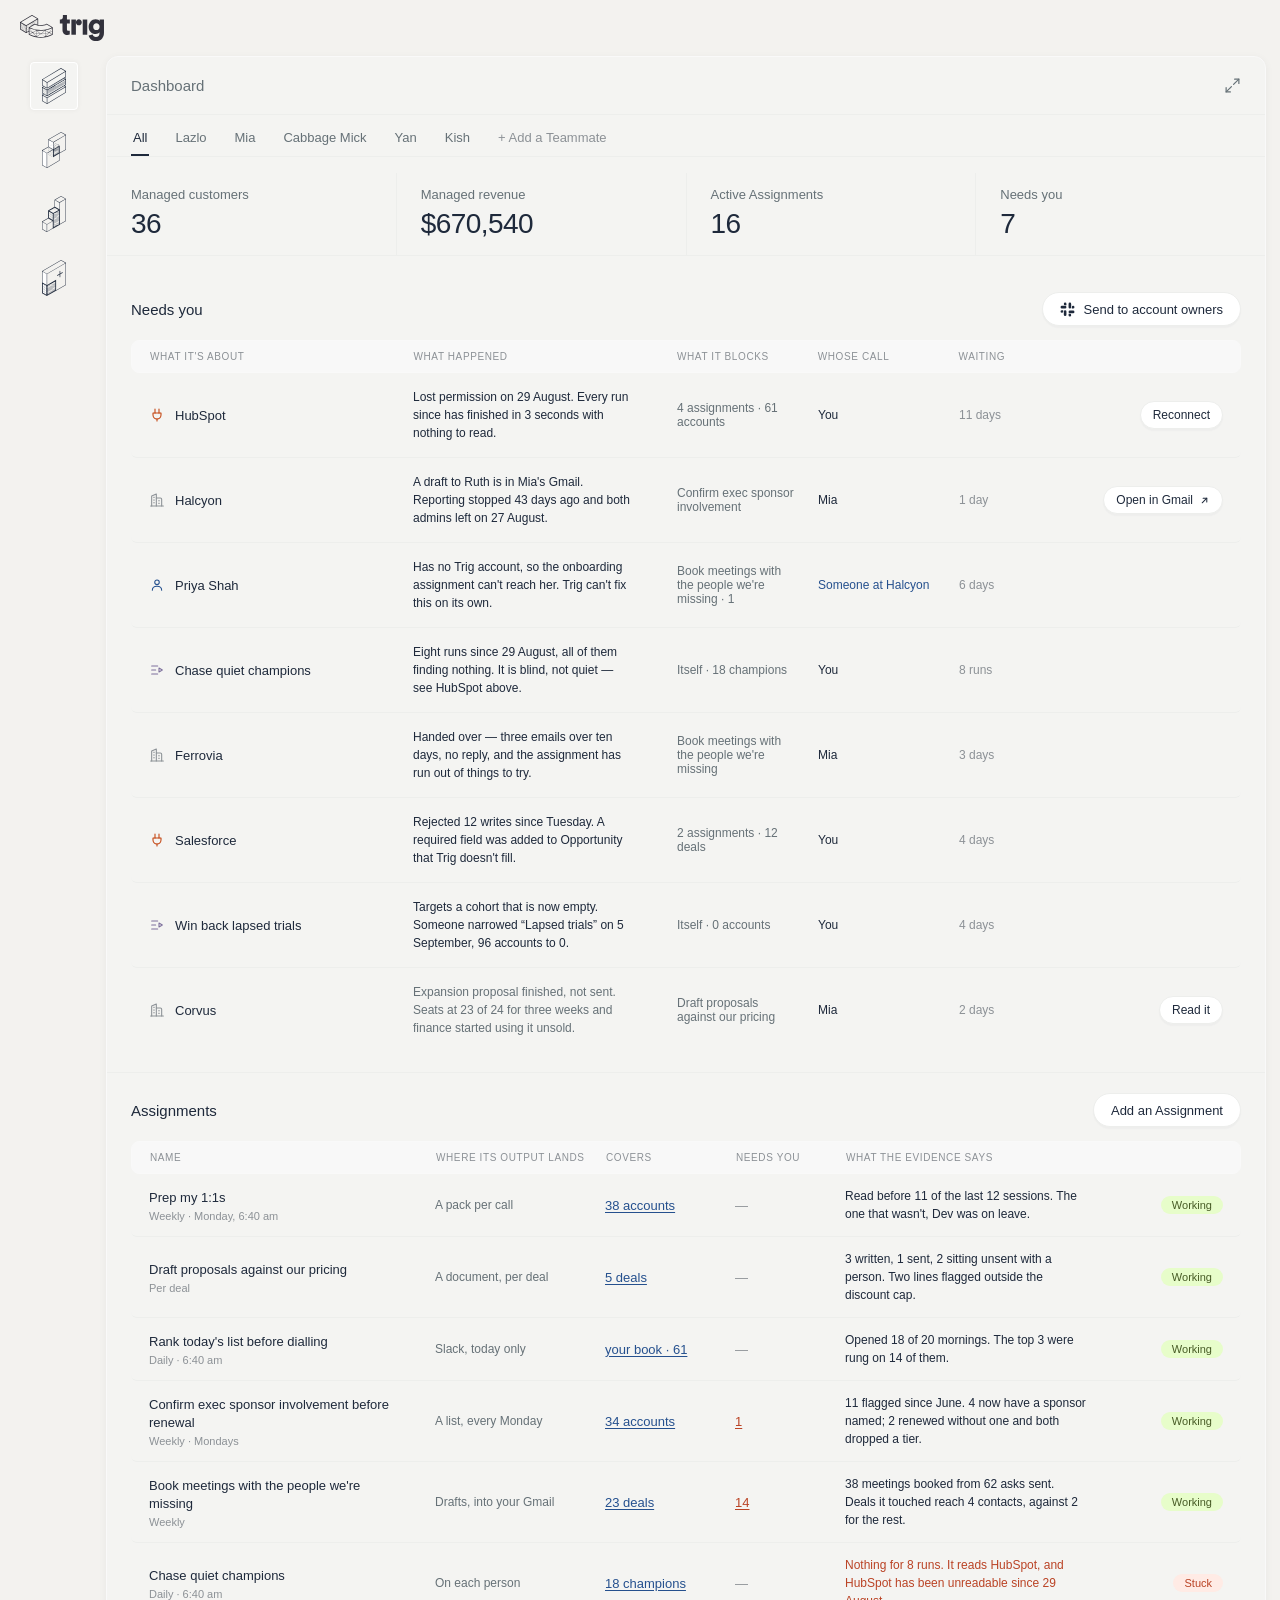
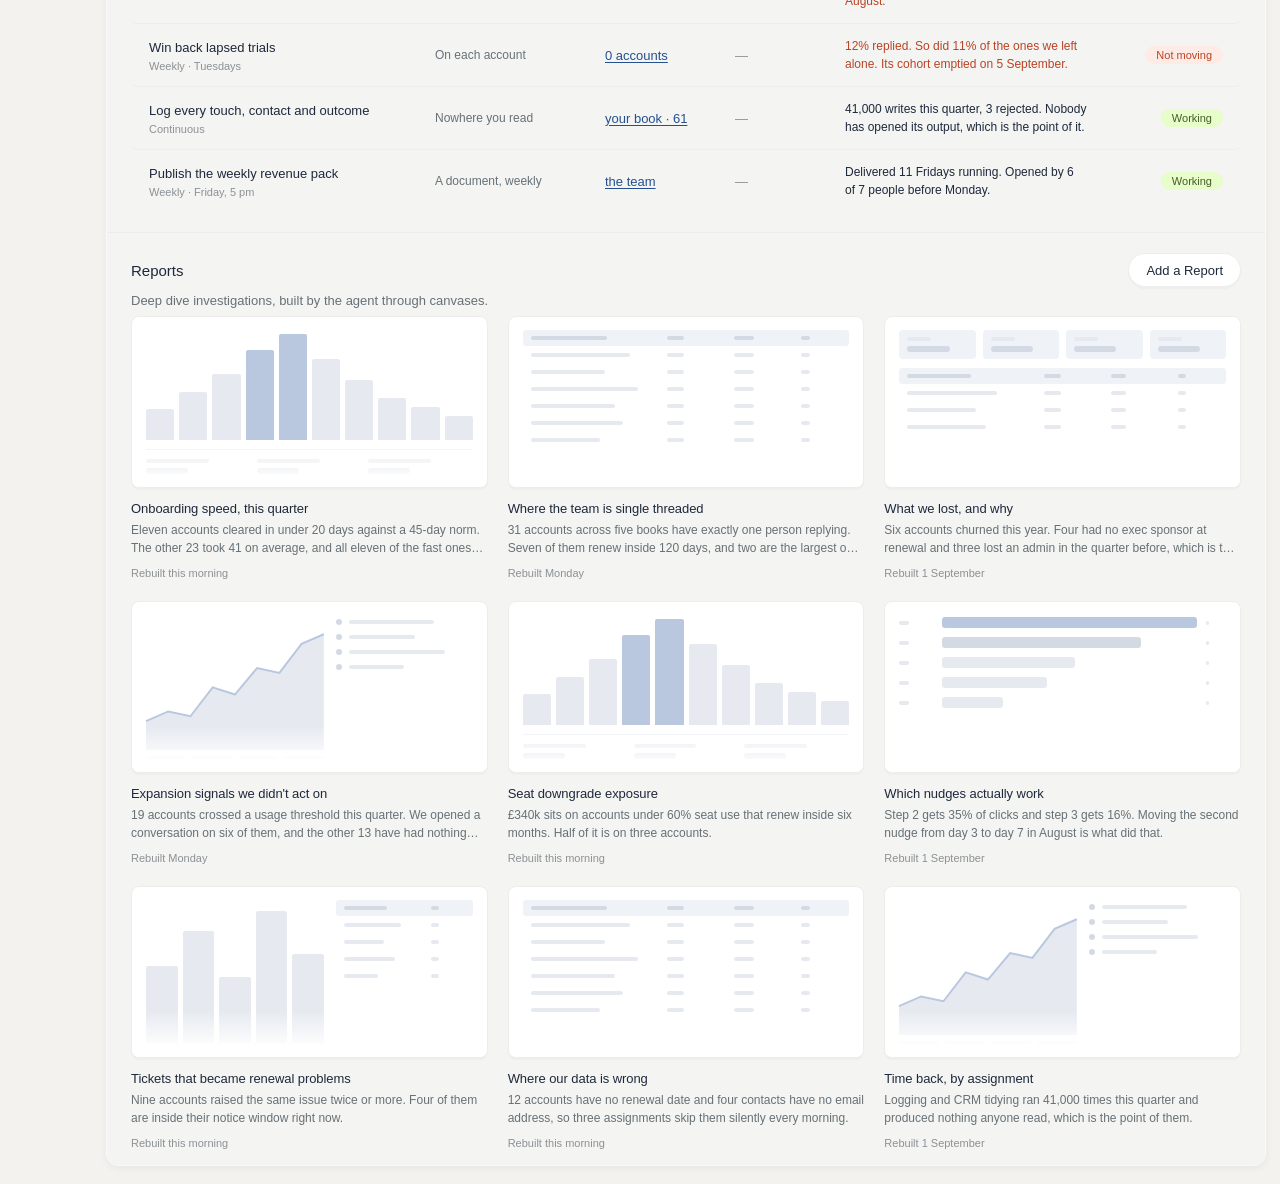
<file: index.html>
<!doctype html>
<html lang="en-GB">
<head>
<meta charset="utf-8">
<meta name="viewport" content="width=device-width, initial-scale=1">
<title>Dashboard &middot; Trig</title>
<link rel="stylesheet" href="styles.css">
</head>
<body data-section="dashboard" data-page="dashboard">
<div class="app">

  <div class="body" data-shell>

    <main class="panel">

      <div class="titlebar">
        <h1>Dashboard</h1>
        <span class="expand" aria-hidden="true"><svg width="17" height="17" viewBox="0 0 24 24" fill="none" stroke="currentColor" stroke-width="1.7" stroke-linecap="round" stroke-linejoin="round"><path d="M15 3h6v6"/><path d="M9 21H3v-6"/><path d="M21 3l-7.5 7.5"/><path d="M3 21l7.5-7.5"/></svg></span>
      </div>

      <nav class="tabs" aria-label="Teammates">
      <a class="tab" href="#" aria-current="true">All</a>
      <a class="tab" href="#" >Lazlo</a>
      <a class="tab" href="#" >Mia</a>
      <a class="tab" href="#" >Cabbage Mick</a>
      <a class="tab" href="#" >Yan</a>
      <a class="tab" href="#" >Kish</a>
      <a class="tab add" href="#">+ Add a Teammate</a>
      </nav>

      <dl class="stats">
      <div class="stat"><dt>Managed customers</dt><dd>36</dd></div>
      <div class="stat"><dt>Managed revenue</dt><dd>$670,540</dd></div>
      <div class="stat"><dt>Active Assignments</dt><dd>16</dd></div>
      <div class="stat"><dt>Needs you</dt><dd id="needs-count">3</dd></div>
      </dl>


      <section>
        <div class="section-head">
          <h2>Needs you</h2>
          <button class="btn" type="button"><svg width="15" height="15" viewBox="0 0 24 24" fill="currentColor" aria-hidden="true"><path d="M5.1 15.1a2.1 2.1 0 1 1-2.1-2.1h2.1v2.1Zm1 0a2.1 2.1 0 0 1 4.2 0v5.2a2.1 2.1 0 1 1-4.2 0v-5.2Z"/><path d="M8.2 5.1a2.1 2.1 0 1 1 2.1-2.1v2.1H8.2Zm0 1a2.1 2.1 0 0 1 0 4.2H3a2.1 2.1 0 1 1 0-4.2h5.2Z"/><path d="M18.9 8.2a2.1 2.1 0 1 1 2.1 2.1h-2.1V8.2Zm-1 0a2.1 2.1 0 0 1-4.2 0V3a2.1 2.1 0 1 1 4.2 0v5.2Z"/><path d="M15.8 18.9a2.1 2.1 0 1 1-2.1 2.1v-2.1h2.1Zm0-1a2.1 2.1 0 0 1 0-4.2H21a2.1 2.1 0 1 1 0 4.2h-5.2Z"/></svg> Send to account owners</button>
        </div>
        <div class="table needs" id="needs-list"></div>
      </section>

      <div class="divider"></div>

      <section>
        <div class="section-head">
          <h2>Assignments</h2>
          <button class="btn" type="button" data-add-assignment>Add an Assignment</button>
        </div>
        <div id="asg-view">
          <p class="filter-note" id="assignments-note"></p>
          <div class="table assignments" id="assignments-list"></div>
        </div>
      </section>

      <div class="divider"></div>

      <section class="pad-bottom">
        <div class="section-head">
          <div>
            <h2>Reports</h2>
          </div>
          <button class="btn" type="button">Add a Report</button>
        </div>
        <p class="section-sub">Deep dive investigations, built by the agent through canvases.</p>
        <p class="filter-note" id="reports-note"></p>
        <div class="reports-grid" id="reports-grid"></div>
      </section>

    </main>
  </div>
</div>
<div id="scrim" data-open="false"></div>
<aside id="drawer" data-open="false" aria-label="Review"></aside>
<script type="module" src="shell.js"></script>
<script type="module" src="drawer.js"></script>
<script type="module" src="filter.js"></script>
<script type="module" src="needs.js"></script>
<script type="module" src="reports.js"></script>
<script type="module" src="assignments.js"></script>
    <script type="module" src="builder.js"></script>
</body>
</html>
</file>
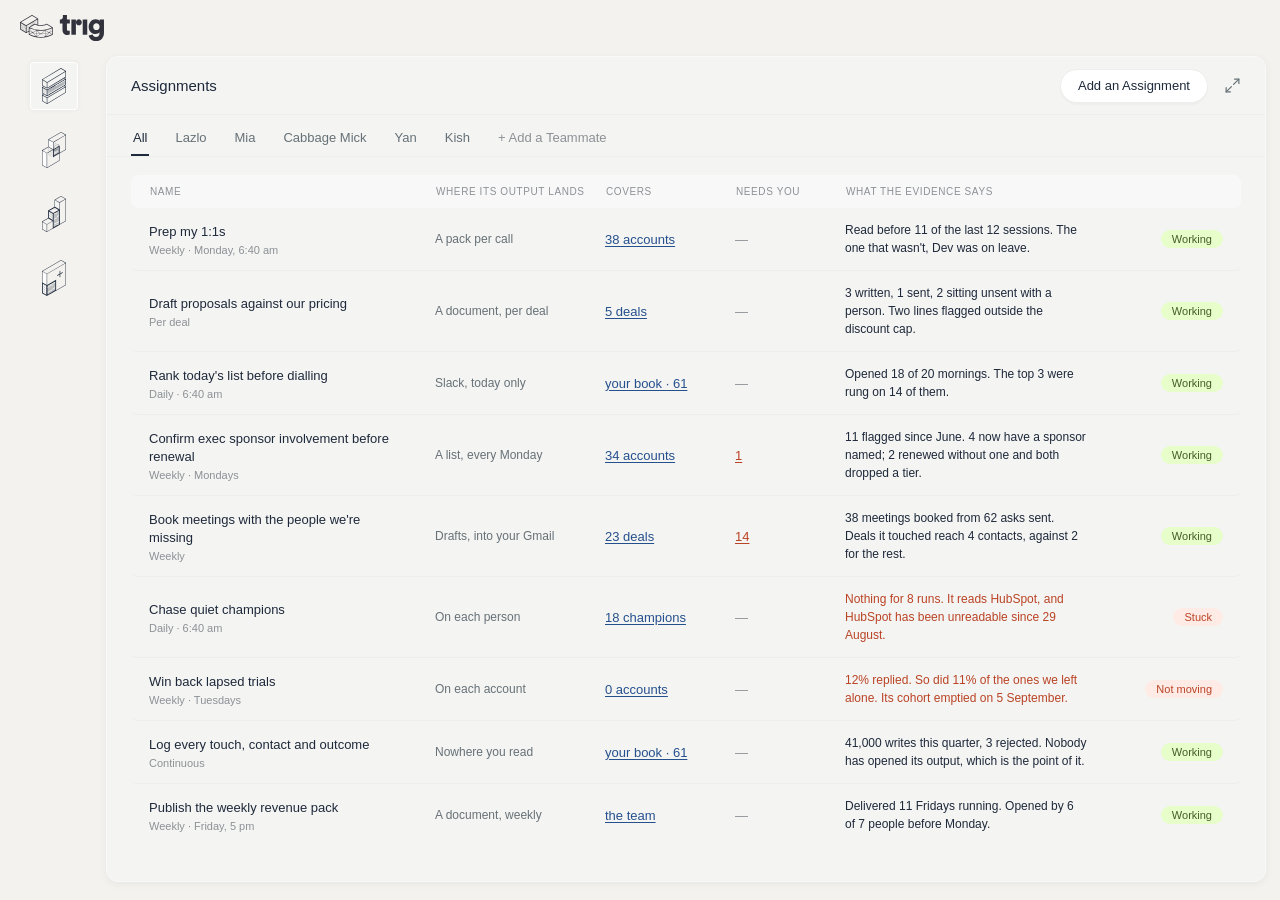
<file: assignments.html>
<!doctype html>
<html lang="en-GB">
<head>
<meta charset="utf-8">
<meta name="viewport" content="width=device-width, initial-scale=1">
<title>Assignments &middot; Trig</title>
<link rel="stylesheet" href="styles.css">
</head>
<body data-section="dashboard" data-page="assignments">
<div class="app">

  <div class="body" data-shell>

    <main class="panel">

      <div class="titlebar">
        <h1>Assignments</h1>
        <div class="titlebar-actions"><button class="btn" type="button" data-add-assignment>Add an Assignment</button><span class="expand" aria-hidden="true"><svg width="17" height="17" viewBox="0 0 24 24" fill="none" stroke="currentColor" stroke-width="1.7" stroke-linecap="round" stroke-linejoin="round"><path d="M15 3h6v6"/><path d="M9 21H3v-6"/><path d="M21 3l-7.5 7.5"/><path d="M3 21l7.5-7.5"/></svg></span></div>
      </div>

      <nav class="tabs" aria-label="Teammates">
      <a class="tab" href="#" aria-current="true">All</a>
      <a class="tab" href="#" >Lazlo</a>
      <a class="tab" href="#" >Mia</a>
      <a class="tab" href="#" >Cabbage Mick</a>
      <a class="tab" href="#" >Yan</a>
      <a class="tab" href="#" >Kish</a>
      <a class="tab add" href="#">+ Add a Teammate</a>
      </nav>

      <section class="pad-bottom full">
        <div id="asg-view">
          <p class="filter-note" id="assignments-note"></p>
          <div class="table assignments" id="assignments-list"></div>
        </div>
      </section>

    </main>
  </div>
</div>

<script type="module" src="shell.js"></script>
<script type="module" src="drawer.js"></script>
<script type="module" src="filter.js"></script>
<script type="module" src="assignments.js"></script>
    <script type="module" src="builder.js"></script>
</body>
</html>
</file>
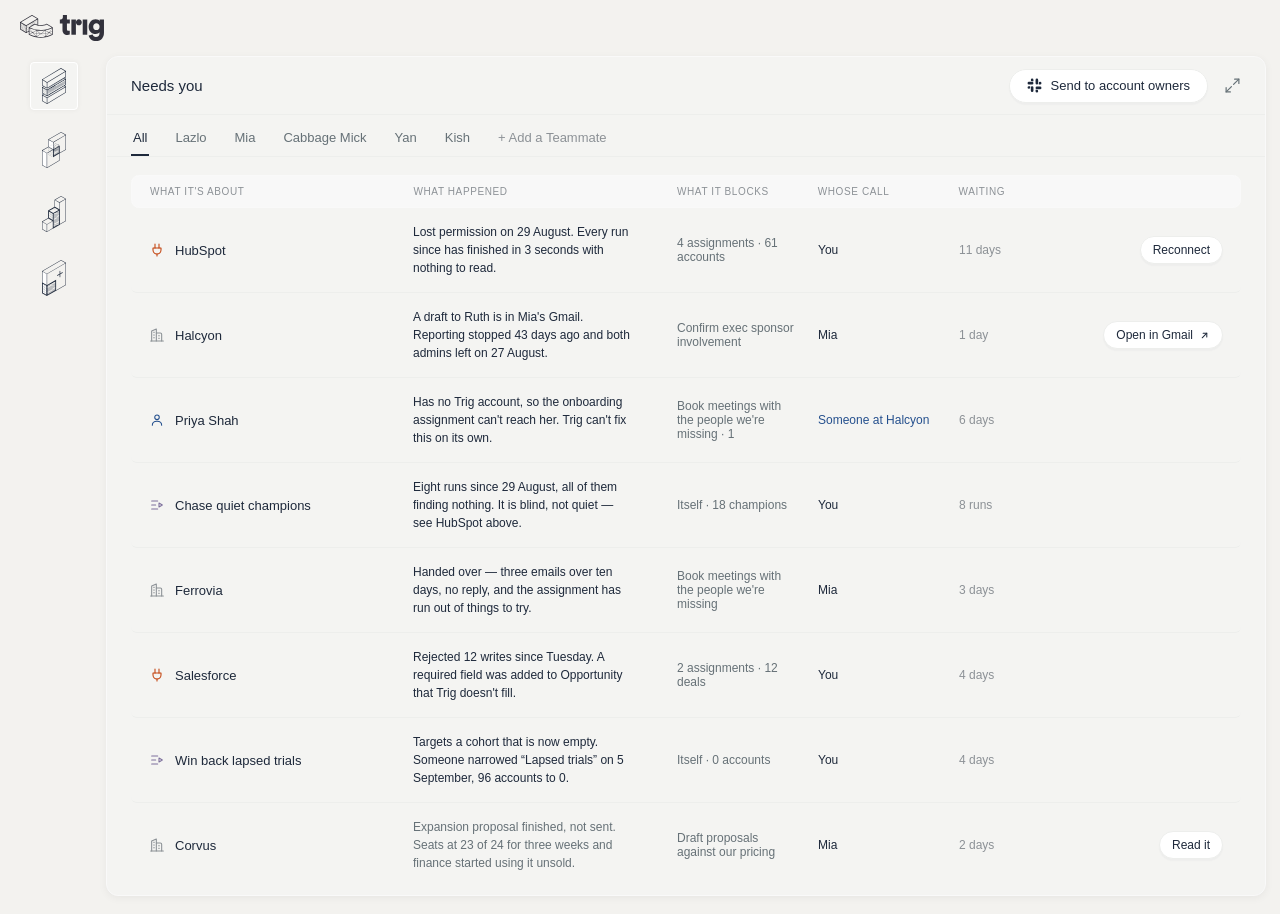
<file: needs.html>
<!doctype html>
<html lang="en-GB">
<head>
<meta charset="utf-8">
<meta name="viewport" content="width=device-width, initial-scale=1">
<title>Needs you &middot; Trig</title>
<link rel="stylesheet" href="styles.css">
</head>
<body data-section="dashboard" data-page="needs">
<div class="app">

  <div class="body" data-shell>

    <main class="panel">

      <div class="titlebar">
        <h1>Needs you</h1>
        <div class="titlebar-actions"><button class="btn" type="button"><svg width="15" height="15" viewBox="0 0 24 24" fill="currentColor" aria-hidden="true"><path d="M5.1 15.1a2.1 2.1 0 1 1-2.1-2.1h2.1v2.1Zm1 0a2.1 2.1 0 0 1 4.2 0v5.2a2.1 2.1 0 1 1-4.2 0v-5.2Z"/><path d="M8.2 5.1a2.1 2.1 0 1 1 2.1-2.1v2.1H8.2Zm0 1a2.1 2.1 0 0 1 0 4.2H3a2.1 2.1 0 1 1 0-4.2h5.2Z"/><path d="M18.9 8.2a2.1 2.1 0 1 1 2.1 2.1h-2.1V8.2Zm-1 0a2.1 2.1 0 0 1-4.2 0V3a2.1 2.1 0 1 1 4.2 0v5.2Z"/><path d="M15.8 18.9a2.1 2.1 0 1 1-2.1 2.1v-2.1h2.1Zm0-1a2.1 2.1 0 0 1 0-4.2H21a2.1 2.1 0 1 1 0 4.2h-5.2Z"/></svg> Send to account owners</button><span class="expand" aria-hidden="true"><svg width="17" height="17" viewBox="0 0 24 24" fill="none" stroke="currentColor" stroke-width="1.7" stroke-linecap="round" stroke-linejoin="round"><path d="M15 3h6v6"/><path d="M9 21H3v-6"/><path d="M21 3l-7.5 7.5"/><path d="M3 21l7.5-7.5"/></svg></span></div>
      </div>

      <nav class="tabs" aria-label="Teammates">
      <a class="tab" href="#" aria-current="true">All</a>
      <a class="tab" href="#" >Lazlo</a>
      <a class="tab" href="#" >Mia</a>
      <a class="tab" href="#" >Cabbage Mick</a>
      <a class="tab" href="#" >Yan</a>
      <a class="tab" href="#" >Kish</a>
      <a class="tab add" href="#">+ Add a Teammate</a>
      </nav>

      <section class="pad-bottom full">
        <div class="table needs" id="needs-list"></div>
      </section>

    </main>
  </div>
</div>
<div id="scrim" data-open="false"></div>
<aside id="drawer" data-open="false" aria-label="Review"></aside>
<script type="module" src="shell.js"></script>
<script type="module" src="filter.js"></script>
<script type="module" src="needs.js"></script>
</body>
</html>
</file>
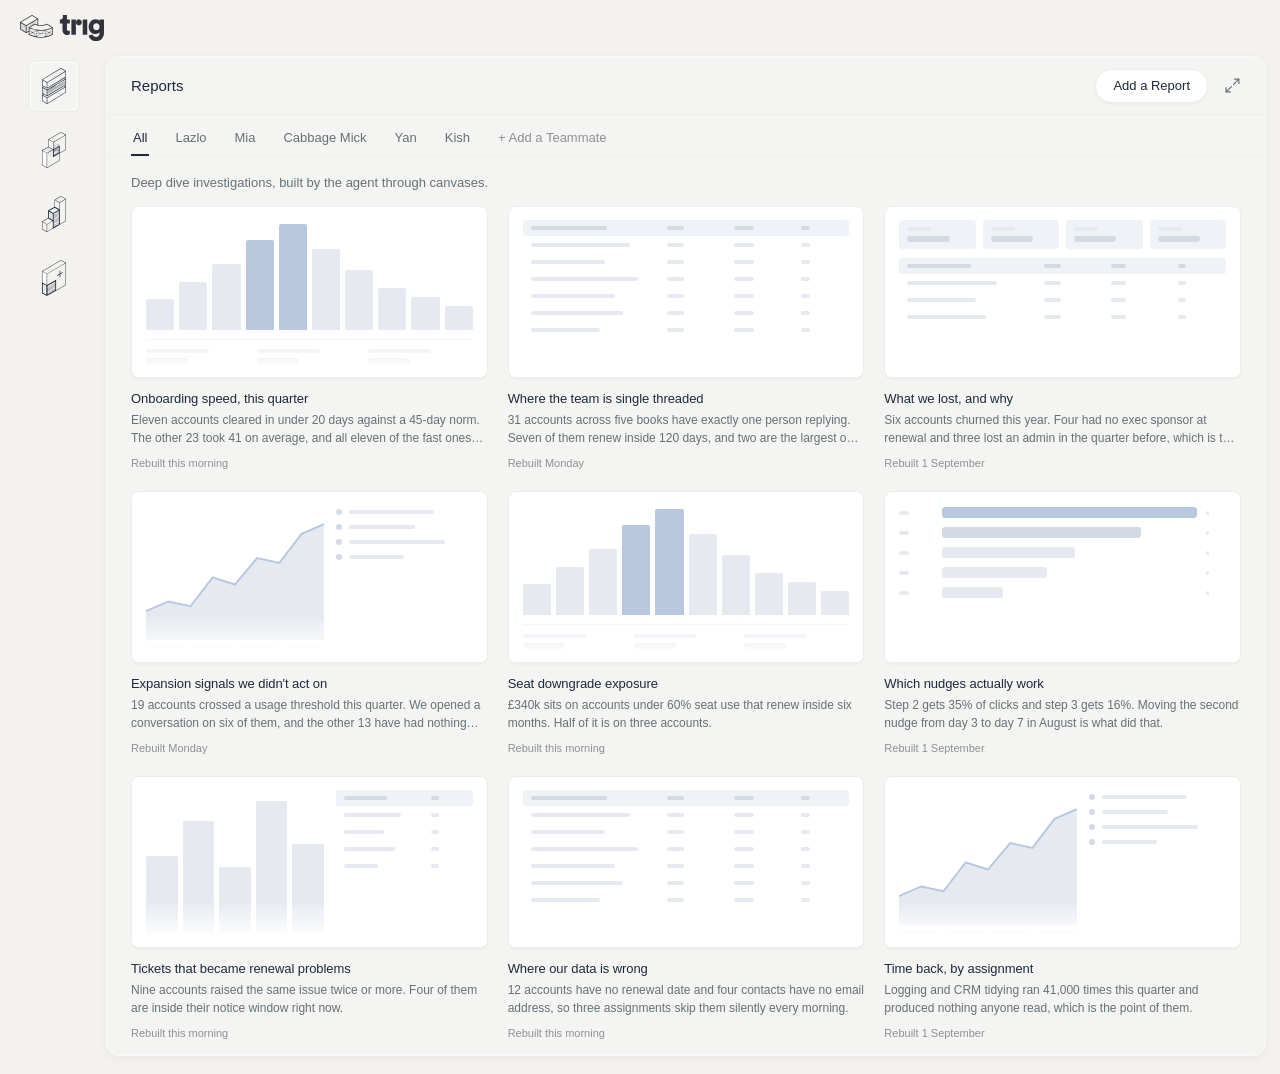
<file: reports.html>
<!doctype html>
<html lang="en-GB">
<head>
<meta charset="utf-8">
<meta name="viewport" content="width=device-width, initial-scale=1">
<title>Reports &middot; Trig</title>
<link rel="stylesheet" href="styles.css">
</head>
<body data-section="dashboard" data-page="reports">
<div class="app">

  <div class="body" data-shell>

    <main class="panel">

      <div class="titlebar">
        <h1>Reports</h1>
        <div class="titlebar-actions"><button class="btn" type="button">Add a Report</button><span class="expand" aria-hidden="true"><svg width="17" height="17" viewBox="0 0 24 24" fill="none" stroke="currentColor" stroke-width="1.7" stroke-linecap="round" stroke-linejoin="round"><path d="M15 3h6v6"/><path d="M9 21H3v-6"/><path d="M21 3l-7.5 7.5"/><path d="M3 21l7.5-7.5"/></svg></span></div>
      </div>

      <nav class="tabs" aria-label="Teammates">
      <a class="tab" href="#" aria-current="true">All</a>
      <a class="tab" href="#" >Lazlo</a>
      <a class="tab" href="#" >Mia</a>
      <a class="tab" href="#" >Cabbage Mick</a>
      <a class="tab" href="#" >Yan</a>
      <a class="tab" href="#" >Kish</a>
      <a class="tab add" href="#">+ Add a Teammate</a>
      </nav>

      <section class="pad-bottom full">
        <p class="section-sub flush">Deep dive investigations, built by the agent through canvases.</p>
        <p class="filter-note" id="reports-note"></p>
        <div class="reports-grid" id="reports-grid"></div>
      </section>

    </main>
  </div>
</div>

<script type="module" src="shell.js"></script>
<script type="module" src="filter.js"></script>
<script type="module" src="reports.js"></script>
</body>
</html>
</file>
<file: styles.css>
/* Trig prototype — the "countries" layer.
   Tokens lifted from Core 2026, node 1945-17562. */

:root {
  --page:   #f3f2ef;
  --panel:  #f4f4f2;
  --panel2: #f8f8f8;
  --edge:   #f9f9f9;
  --rule:   #edeeec;
  --white:  #ffffff;
  --hair:   #dbdbdb;

  --ink:    #1e293b;
  --ink-2:  #667177;
  --ink-3:  #8c9196;

  /* every section-level component sits on this gutter: the head, the
     filter note, the table and the builder all line up on it */
  --gutter: 24px;
  --shadow-card: 0 2px 8px 0 rgba(0, 0, 0, 0.05);
  --shadow-nav:  0 2px 1px rgba(140, 145, 150, 0.05);

  /* flow — the two greek weights still in use */
  --flow-2: #9aa0aa; /* names */
  --flow-3: #c3c7cd; /* data */

  --good-bg: #e7fdca;
  --good-fg: #475b25;

  /* Type. Five sizes, all of them already load-bearing in the Assignments
     table: 10 column heads, 11 secondary, 12 body, 13 row content,
     15 titles. Nothing in a layout may invent a sixth. The one exception
     is --t-figure, for the dashboard's hero numbers only. */
  --t-label: 10px;
  --t-xs:    11px;
  --t-sm:    12px;
  --t-md:    13px;
  --t-lg:    15px;
  --t-figure: 28px;

  /* Leading is bound to the size, so a component can't set its own. */
  --lh-xs: 16px;
  --lh-sm: 18px;
  --lh-md: 20px;
  --lh-lg: 22px;

  --r-sm: 4px;
  --r-md: 8px;
  --r-lg: 12px;
  --r-pill: 48px;
}

*, *::before, *::after { box-sizing: border-box; }

html, body {
  margin: 0;
  padding: 0;
  background: var(--page);
  color: var(--ink);
  font-family: "Helvetica Neue", Inter, -apple-system, BlinkMacSystemFont, Roboto, "Segoe UI", sans-serif;
  -webkit-font-smoothing: antialiased;
  -moz-osx-font-smoothing: grayscale;
}

/* ---------------------------------------------------------------- shell */

.app { min-height: 100vh; display: flex; flex-direction: column; }

.logobar { height: 56px; display: flex; align-items: center; padding: 0 20px; flex: none; }
.logobar img { width: 84px; height: auto; display: block; }

.body { position: relative; flex-grow: 1; display: flex; gap: 12px; padding: 0 14px 18px; min-height: 0; }

/* ------------------------------------------------------------------ rail
   Figma node 1952:17944. 48px tiles, 4px radius, 16px gap, 16/6 padding.
   Interaction ported from frontend/src/layout/components/SideNav. */

.rail {
  width: 80px; flex: none;
  display: flex; flex-direction: column; align-items: center;
  padding: 6px 16px;
  gap: 16px;
}
.rail a {
  width: 48px; height: 48px; border-radius: var(--r-sm);
  display: flex; align-items: center; justify-content: center;
  text-decoration: none; position: relative;
  border: 0.5px solid transparent;
  transition: background-color 120ms ease, border-color 120ms ease;
}
.rail a img { width: 24px; height: 36px; display: block; }

/* hover — bg only, no border (matches hover:bg-grey-100) */
.rail a:hover { background: var(--panel); }

/* active — bg + hairline white border + the 2px ambient shadow */
.rail a[aria-current="page"] {
  background: var(--panel);
  border-color: var(--white);
  filter: drop-shadow(0 0 2px rgba(0, 0, 0, 0.05));
}

/* ---------------------------------------------------------------- subnav
   Overlays when hovered; takes layout space when pinned. */

.subnav {
  position: absolute; left: 94px; top: 0; bottom: 0; z-index: 5;
  width: 200px; flex: none;
  background: var(--panel2);
  border: 1px solid var(--white);
  border-radius: var(--r-lg);
  box-shadow: var(--shadow-card);
  display: flex; flex-direction: column;
  overflow: hidden;
  opacity: 0; visibility: hidden; transform: translateX(-6px);
  transition: opacity 120ms ease, transform 120ms ease, visibility 0s linear 120ms;
}
.subnav[data-open="true"] {
  opacity: 1; visibility: visible; transform: none;
  transition: opacity 120ms ease, transform 120ms ease, visibility 0s;
}
.app[data-pinned="true"] .subnav { position: relative; left: 0; }

.subnav header {
  display: flex; align-items: center; justify-content: space-between;
  padding: 12px 16px; border-bottom: 1px solid var(--rule);
}
.subnav header h2 { margin: 0; font-size: var(--t-md); font-weight: 500; }
.subnav .pin {
  border: 0; background: none; padding: 4px; margin: -4px;
  color: var(--ink-2); cursor: pointer; display: flex; line-height: 0;
}
.subnav .pin:hover { color: var(--ink); }
.app[data-pinned="true"] .subnav .pin { color: var(--ink); }
.app[data-pinned="true"] .subnav .pin svg { transform: rotate(180deg); }

.subnav ul { list-style: none; margin: 0; padding: 8px; display: flex; flex-direction: column; gap: 2px; }
.subnav li a {
  display: block; padding: 8px 12px; border-radius: 6px;
  font-size: var(--t-md); color: var(--ink); text-decoration: none;
}
.subnav li a:hover { background: var(--panel); }
.subnav li a[aria-current="page"] { background: var(--white); box-shadow: var(--shadow-nav); font-weight: 500; }

.panel {
  flex-grow: 1; min-width: 0;
  background: var(--panel);
  border: 1px solid var(--edge);
  border-radius: var(--r-lg);
  box-shadow: var(--shadow-card);
  display: flex; flex-direction: column;
  overflow: hidden;
}

/* ------------------------------------------------------------- titlebar */

.titlebar {
  position: relative; height: 58px; flex: none;
  display: flex; align-items: center; padding: 0 var(--gutter);
  border-bottom: 1px solid var(--rule);
}
.titlebar h1 { margin: 0; font-size: var(--t-lg); font-weight: 400; color: var(--ink-2); }
.titlebar .expand { position: absolute; right: 24px; color: var(--ink-2); display: flex; }

/* ----------------------------------------------------------------- tabs */

.tabs {
  display: flex; align-items: flex-end; gap: 24px;
  padding: 15px var(--gutter) 0;
  border-bottom: 1px solid var(--rule);
}
.tab {
  font-size: var(--t-md); color: var(--ink-2); text-decoration: none;
  padding: 0 2px 9px; border-bottom: 2px solid transparent;
}
.tab[aria-current="true"] { color: var(--ink); border-bottom-color: var(--ink); }
.tab.add { color: var(--ink-3); }

/* ---------------------------------------------------------------- stats */

.stats { display: flex; border-bottom: 1px solid var(--rule); }
.stat { flex: 1 1 0; padding: 14px var(--gutter); min-width: 0; }
.stat + .stat { border-left: 1px solid var(--rule); }
.stat dt { font-size: var(--t-md); color: var(--ink-2); margin: 0 0 5px; }
.stat dd {
  margin: 0; font-size: var(--t-figure); line-height: 34px; font-weight: 300;
  letter-spacing: -0.02em; font-variant-numeric: tabular-nums;
}

/* -------------------------------------------------------------- section */

.section-head {
  display: flex; align-items: center; justify-content: space-between;
  padding: 20px var(--gutter) 14px;
}
.section-head h2 { margin: 0; font-size: var(--t-lg); font-weight: 500; }

.btn {
  display: inline-flex; align-items: center; gap: 9px;
  height: 34px; padding: 0 17px;
  border: 1px solid var(--rule); border-radius: var(--r-pill);
  background: var(--white); box-shadow: var(--shadow-nav);
  font: inherit; font-size: var(--t-md); font-weight: 500; color: var(--ink);
  text-decoration: none; cursor: pointer;
}

.divider { height: 1px; background: var(--rule); margin-top: 20px; }

/* ----------------------------------------------------------------- flow
   Unreadable by design: structure only, no content to assess yet. */

.flow { display: inline-flex; align-items: center; flex-wrap: wrap; gap: 8px; }
.flow i {
  display: block; height: 4px; border-radius: 2px;
  background: var(--flow-3);
}
.flow.name { gap: 9px; }
.flow.name i { height: 5px; border-radius: 3px; background: var(--flow-2); }
.flow.cell i { background: var(--flow-2); }


/* ---------------------------------------------------------------- table */

.table { padding: 0 var(--gutter); }
.table .row {
  display: grid;
  grid-template-columns: 1fr 300px 300px 300px 300px;
  align-items: center;
}
.table.has-status .row { grid-template-columns: 1fr 300px 300px 300px 300px 190px; }

.table .row.head,
.col-head {
  background: var(--panel2);
  border: 1px solid var(--edge);
  border-radius: var(--r-md);
  padding: 10px 18px;
  font-size: var(--t-label);
  letter-spacing: 0.06em;
  text-transform: uppercase;
  color: var(--ink-3);
}
/* Same component as the table head, inset to sit over its own column: 12px
   so the label's text lines up with the 8 + 12 of the rows beneath it. */
.col-head { padding: 10px 12px; margin-bottom: 4px; }
.table .row.item { padding: 15px 18px; border-bottom: 1px solid var(--rule); }
.table .row.item:last-child { border-bottom: 0; }

.status-good {
  display: inline-block; width: 34px; height: 10px; border-radius: 5px;
  background: var(--good-fg); opacity: 0.55;
  box-shadow: 0 0 0 5px var(--good-bg);
  margin-left: 5px;
}
.status-idle { display: inline-flex; align-items: center; gap: 7px; }
.status-idle::before {
  content: ""; width: 9px; height: 9px; border-radius: 50%;
  border: 1.5px solid var(--flow-2);
}
.status-idle::after {
  content: ""; width: 34px; height: 4px; border-radius: 2px; background: var(--flow-2);
}

/* ---------------------------------------------------------------- cards */

.cards { padding: 0 var(--gutter) 8px; display: flex; flex-wrap: wrap; gap: 14px; }
.cards .card {
  flex: 1 1 calc(33.333% - 10px); min-width: 0; height: 64px;
  background: var(--panel2);
  border: 1px solid var(--edge);
  border-radius: var(--r-md);
  box-shadow: var(--shadow-nav);
}

.pad-bottom { padding-bottom: 8px; }

/* ---------------------------------------------------------- needs action */

/* 25 / 25 / then the four data points share the last half evenly.
   2+2+1+1+1+1 = 8 tracks of free space, so the first two are 2/8 each and
   the rest 1/8. minmax(0,…) so a long cell narrows instead of overflowing. */
.table.needs .row {
  grid-template-columns: repeat(2, minmax(0, 2fr)) repeat(4, minmax(0, 1fr));
  gap: 18px;
}
.table .row.need { cursor: pointer; border-radius: 6px; }
.table .row.need:hover { background: var(--panel2); }
.table .row.need:focus-visible { outline: 2px solid var(--ink); outline-offset: -2px; }
.table .row.need[data-selected] { background: var(--white); box-shadow: var(--shadow-nav); }

.need-name { display: flex; align-items: center; gap: 10px; font-size: var(--t-md); font-weight: 500; padding-right: 12px; }

/* The subject glyph is the only thing that says whether a row is about a
   customer or about our own plumbing. It changes whether you act at all. */
.need-glyph { width: 16px; height: 16px; flex: none; color: var(--ink-3); }
.need-glyph svg { width: 16px; height: 16px; display: block; }
.need[data-subject="tool"]       .need-glyph { color: #c2410c; }
.need[data-subject="assignment"] .need-glyph { color: #7c6f9c; }
.need[data-subject="person"]     .need-glyph { color: #25508e; }

/* "whose" carries the yours / someone-else's split at row level */
.need-meta.whose { color: var(--ink); }
.need[data-subject="person"] .need-meta.whose { color: #25508e; }

.drawer-kind {
  display: flex; align-items: center; gap: 7px;
  margin: 0 0 6px !important; font-size: var(--t-xs); letter-spacing: 0.06em;
  text-transform: uppercase; color: var(--ink-3) !important;
}

.need-line { font-size: var(--t-sm); line-height: var(--lh-sm); padding-right: 24px; }
.need-meta { font-size: var(--t-sm); color: var(--ink-2); }
.need-age  { font-size: var(--t-sm); color: var(--ink-3); font-variant-numeric: tabular-nums; }
.need-verb { display: flex; justify-content: flex-end; }

.btn.sm { height: 28px; padding: 0 12px; font-size: var(--t-sm); gap: 6px; }
.btn.primary { background: var(--ink); border-color: var(--ink); color: var(--white); }

/* --------------------------------------------------------------- drawer */

#scrim {
  position: fixed; inset: 0; background: rgba(0, 0, 0, 0.1); z-index: 40;
  opacity: 0; visibility: hidden; transition: opacity 140ms ease, visibility 0s linear 140ms;
}
#scrim[data-open="true"] { opacity: 1; visibility: visible; transition: opacity 140ms ease, visibility 0s; }

#drawer {
  position: fixed; top: 12px; right: 12px; bottom: 12px; width: 640px; z-index: 50;
  background: var(--panel);
  border: 1px solid var(--white);
  border-radius: var(--r-lg);
  box-shadow: 0 24px 48px rgba(15, 12, 8, 0.16), 0 8px 16px rgba(15, 12, 8, 0.08);
  display: flex; flex-direction: column; overflow: hidden;
  transform: translateX(16px); opacity: 0; visibility: hidden;
  transition: transform 160ms ease, opacity 160ms ease, visibility 0s linear 160ms;
}
#drawer[data-open="true"] {
  transform: none; opacity: 1; visibility: visible;
  transition: transform 160ms ease, opacity 160ms ease, visibility 0s;
}

#drawer header {
  display: flex; align-items: flex-start; justify-content: space-between; gap: 16px;
  padding: 18px 22px 15px; border-bottom: 1px solid var(--rule); flex: none;
}
#drawer header h2 { margin: 0 0 4px; font-size: var(--t-lg); font-weight: 500; letter-spacing: -0.005em; }
#drawer header p  { margin: 0; font-size: var(--t-sm); color: var(--ink-2); }

.icon-btn {
  border: 0; background: none; padding: 5px; margin: -5px; line-height: 0;
  color: var(--ink-2); cursor: pointer; border-radius: 5px;
}
.icon-btn:hover:not(:disabled) { color: var(--ink); background: var(--panel2); }
.icon-btn:disabled { opacity: 0.3; cursor: default; }

.drawer-body { flex-grow: 1; overflow-y: auto; padding: 4px 22px 22px; }
/* The commit sits at the bottom of the drawer rather than wherever the
   content happens to end. AgentTaskDrawer does the same. */
.drawer-foot {
  flex: none; display: flex; align-items: center; gap: 10px;
  padding: 14px 22px; border-top: 1px solid var(--rule); background: var(--panel);
}
.foot-note { margin-left: auto; font-size: var(--t-xs); color: var(--ink-3); }
.drawer-body h3 {
  margin: 26px 0 10px; font-size: var(--t-xs); font-weight: 500;
  letter-spacing: 0.06em; text-transform: uppercase; color: var(--ink-3);
}
.drawer-body > h3:first-child { margin-top: 18px; }
/* ONE list component, not one per surface. These were scoped to
   .drawer-body, so every list in a canvas fell back to the UA defaults:
   16px, disc bullets, 40px indent. That was the bad leading. */

ul.ev, ol.steps { margin: 0; padding: 0; list-style: none; }
ul.ev li, ol.steps li {
  font-size: var(--t-sm); line-height: var(--lh-sm);
  padding: 3px 0 3px 19px; position: relative;
}
ul.ev li::before {
  content: ""; position: absolute; left: 4px; top: 9px;
  width: 4px; height: 4px; border-radius: 50%; background: var(--ink-3);
}
.drawer-body ul.ev li::before { background: #f97d5e; }
ol.steps { counter-reset: s; }
ol.steps li::before {
  counter-increment: s; content: counter(s);
  position: absolute; left: 2px; top: 3px;
  font-size: var(--t-xs); color: var(--ink-3); font-variant-numeric: tabular-nums;
}

.artefact {
  background: var(--white); border: 1px solid var(--rule);
  border-radius: var(--r-md); padding: 13px 15px; margin-top: 2px;
}
.artefact-meta { margin: 0 0 8px; font-size: var(--t-xs); color: var(--ink-2); }
.artefact-body { margin: 0; font-size: var(--t-md); line-height: var(--lh-lg); }

#drawer footer { flex: none; border-top: 1px solid var(--rule); padding: 15px 22px 16px; }
#drawer .actions { display: flex; gap: 8px; flex-wrap: wrap; }
#drawer .after { margin: 11px 0 0; font-size: var(--t-sm); line-height: var(--lh-sm); color: var(--ink-2); }
#drawer .pager {
  display: flex; align-items: center; justify-content: flex-end; gap: 12px;
  margin-top: 13px; padding-top: 12px; border-top: 1px solid var(--rule);
  font-size: var(--t-sm); color: var(--ink-2); font-variant-numeric: tabular-nums;
}

.need[data-kind="ready"] .need-line { color: var(--ink-2); }

/* --------------------------------------------------------------- reports
   The thumbnail is a shape signature, not a loading state: a real
   miniature of the report's layout, drawn in one restrained ink. */

:root {
  --sk-1: #d4dae4; /* a filled element */
  --sk-2: #e6eaf0; /* a quiet element */
  --sk-3: #eff2f6; /* a rule or a track */
  --sk-hot: #b9c8de; /* the emphasised one */
}

.section-sub { margin: -8px 0 0; padding: 0 var(--gutter) 4px; font-size: var(--t-md); color: var(--ink-2); }

.reports-grid {
  padding: 4px var(--gutter) 8px;
  display: grid; grid-template-columns: repeat(3, minmax(0, 1fr)); gap: 22px 20px;
}

.report { min-width: 0; }
.report h3 { margin: 13px 0 5px; font-size: var(--t-md); font-weight: 500; letter-spacing: -0.005em; }
.report .blurb {
  margin: 0; font-size: var(--t-sm); line-height: var(--lh-sm); color: var(--ink-2);
  display: -webkit-box; -webkit-line-clamp: 2; -webkit-box-orient: vertical; overflow: hidden;
}
.report .age { margin: 10px 0 0; font-size: var(--t-xs); color: var(--ink-3); }

.thumb {
  position: relative; height: 172px; overflow: hidden;
  background: var(--white);
  border: 1px solid var(--rule);
  border-radius: var(--r-md);
  box-shadow: var(--shadow-nav);
  transition: transform 140ms ease, box-shadow 140ms ease, border-color 140ms ease;
}
.report:hover .thumb {
  transform: translateY(-2px);
  box-shadow: 0 6px 16px rgba(0, 0, 0, 0.07);
  border-color: var(--hair);
}
.thumb-inner { padding: 13px 14px; height: 100%; display: flex; flex-direction: column; gap: 9px; }

/* the top of a longer document, not a card that ends */
.thumb-fade {
  position: absolute; left: 0; right: 0; bottom: 0; height: 46px;
  background: linear-gradient(to bottom, rgba(255,255,255,0), #fff 82%);
  pointer-events: none;
}

/* ---- skeleton primitives ---- */

.sk-b { display: block; height: 4px; border-radius: 2px; background: var(--sk-2); }
.sk-b.strong { background: var(--sk-1); }
.sk-b.h6 { height: 6px; border-radius: 3px; }
.sk-b.w14 { width: 14%; } .sk-b.w20 { width: 20%; } .sk-b.w22 { width: 22%; }
.sk-b.w26 { width: 26%; } .sk-b.w28 { width: 28%; } .sk-b.w30 { width: 30%; }
.sk-b.w34 { width: 34%; } .sk-b.w40 { width: 40%; } .sk-b.w50 { width: 50%; }
.sk-b.w56 { width: 56%; } .sk-b.w60 { width: 60%; } .sk-b.w70 { width: 70%; }

.sk-row { display: flex; gap: 7px; flex: none; }
.sk-row.tight { gap: 6px; }
.sk-tile {
  flex: 1 1 0; min-width: 0; background: var(--sk-3); border-radius: 4px;
  padding: 7px 8px; display: flex; flex-direction: column; gap: 5px;
}
.sk-tile.flat { background: none; padding: 0; }

.sk-table { display: flex; flex-direction: column; gap: 1px; flex: none; }
.sk-table.tall { gap: 1px; }
.sk-table.flush { flex: 1 1 0; }
.sk-tr {
  display: grid; grid-template-columns: 1fr 58px 58px 40px; gap: 9px;
  align-items: center; padding: 6px 8px; border-radius: 3px;
}
.sk-table.flush .sk-tr { grid-template-columns: 1fr 34px; }
.sk-tr.head { background: var(--sk-3); }
.sk-tr.head .sk-b { background: var(--sk-1); }

.sk-split { display: flex; gap: 12px; flex: 1 1 auto; min-height: 0; }
.sk-chart { flex: 1.3 1 0; min-width: 0; display: flex; flex-direction: column; }
.sk-chart svg { width: 100%; flex: 1 1 auto; display: block; overflow: visible; }
.sk-area { fill: var(--sk-2); }
.sk-line-p { fill: none; stroke: var(--sk-hot); stroke-width: 2; vector-effect: non-scaling-stroke; }
.sk-axis { display: flex; gap: 6px; margin-top: 6px; }
.sk-axis i { flex: 1 1 0; height: 3px; border-radius: 2px; background: var(--sk-3); }

.sk-list { flex: 1 1 0; min-width: 0; display: flex; flex-direction: column; gap: 9px; padding-top: 4px; }
.sk-li { display: flex; align-items: center; gap: 7px; }
.sk-dot { width: 6px; height: 6px; border-radius: 50%; background: var(--sk-1); flex: none; }
.sk-li .sk-b { flex: 0 0 auto; }

.sk-funnel { display: flex; flex-direction: column; gap: 9px; padding-top: 2px; }
.sk-fr { display: grid; grid-template-columns: 34px 1fr 20px; gap: 9px; align-items: center; }
.sk-fr .sk-bar { height: 11px; border-radius: 3px; background: var(--sk-2); }
.sk-fr:first-child .sk-bar { background: var(--sk-hot); }
.sk-fr:nth-child(2) .sk-bar { background: var(--sk-1); }

.sk-cols { display: flex; align-items: flex-end; gap: 5px; flex: 1 1 auto; min-height: 54px; }
.sk-cols.short { min-height: 0; }
.sk-col { flex: 1 1 0; background: var(--sk-2); border-radius: 2px 2px 0 0; }
.sk-col.hot { background: var(--sk-hot); }
.sk-baseline { height: 1px; background: var(--sk-3); flex: none; }

/* ----------------------------------------------------------- assignments */

.table.assignments .row { grid-template-columns: 268px 152px 112px 92px 1fr 118px; gap: 18px; }
.table .row.item.asg { cursor: pointer; border-radius: 6px; padding: 13px 18px; }
.table .row.item.asg:hover { background: var(--panel2); }
.table .row.item.asg:focus-visible { outline: 2px solid var(--ink); outline-offset: -2px; }
.table .row.item.asg[aria-current="true"] { background: var(--white); box-shadow: var(--shadow-nav); }

.asg-name { display: flex; flex-direction: column; gap: 3px; min-width: 0; padding-right: 12px; }
.asg-title { font-size: var(--t-md); font-weight: 500; line-height: var(--lh-sm); }
.asg-cadence { font-size: var(--t-xs); color: var(--ink-3); }

.asg-meta { font-size: var(--t-sm); color: var(--ink-2); }
.asg-evidence { font-size: var(--t-sm); line-height: var(--lh-sm); }
.asg[data-state="bad"] .asg-evidence { color: #ba4325; }

/* every count is a door */
.asg-door { font-size: var(--t-md); color: #25508e; text-decoration: underline; text-underline-offset: 2px; }
.asg-door.needs { font-weight: 500; color: #ba4325; }
.asg-door.none { color: var(--ink-3); text-decoration: none; }

.asg-state { display: flex; justify-content: flex-end; }
.pill {
  display: inline-flex; align-items: center; border-radius: var(--r-pill);
  padding: 3px 11px; font-size: var(--t-xs); font-weight: 500; white-space: nowrap;
  background: var(--good-bg); color: var(--good-fg);
}
.asg[data-state="bad"] .pill { background: #ffebe5; color: #ba4325; }

/* ------------------------------------------------- dedicated section page
   Same list, composed differently: the section header becomes the page
   title and its action moves into the titlebar. No new components. */

.titlebar-actions { position: absolute; right: 24px; display: flex; align-items: center; gap: 16px; }
.titlebar-actions .expand { position: static; }
.titlebar h1 { font-size: var(--t-lg); }
body:not([data-page="dashboard"]) .titlebar h1 { font-weight: 500; color: var(--ink); }

section.full { padding-top: 18px; }
section.full > .table, section.full > .reports-grid { padding-top: 0; }
.section-sub.flush { margin: 0 0 16px; padding: 0 var(--gutter); }

/* the filter says what it cannot do, rather than quietly doing nothing */
.filter-note { margin: 0 0 12px; padding: 0 var(--gutter); font-size: var(--t-sm); color: var(--ink-3); }
.filter-note:empty { display: none; }

/* The narrow variant of the assignments table: identical rows, identical
   padding and rules, with the cells that don't fit hidden. */
.table.assignments.narrow { padding: 0; }
.table.assignments.narrow .row { grid-template-columns: 1fr auto; gap: 12px; }
.table.assignments.narrow .asg-meta,
.table.assignments.narrow .asg-door,
.table.assignments.narrow .asg-evidence { display: none; }
.table.assignments.narrow .pill { padding: 2px 8px; }

/* --------------------------------------------------------- stepped view */

.stepped { display: flex; gap: 0; min-height: 620px; }
.col { min-width: 0; }
/* 24px matches .table, so a row sits at the same x whether the table is
   full width or is column 1. Without it the list shifts 10px on select. */
/* Proportional, not fixed: a quarter each for the list and its subjects,
   half for the work. Below lg they even out to thirds, because at that
   width a 50% canvas is narrower than the two columns feeding it.
   lg is 1024px — Tailwind v4's default, which the app does not override. */
.col-list { flex: 0 0 25%; border-right: 1px solid var(--rule); padding: 0 var(--gutter) 14px; }
.col-subjects { flex: 0 0 25%; border-right: 1px solid var(--rule); padding: 0 8px 8px; }
/* grows, so when a run makes one thing and column 2 steps out of the
   way, the canvas takes the quarter it left behind rather than a gap */
.col-canvas { flex: 1 1 50%; padding: 16px 32px 32px; min-width: 0; }
.stepped.collapsed .col-canvas { padding-left: 32px; }

@media (max-width: 1023.98px) {
  .col-list, .col-subjects { flex-basis: 33.3333%; }
  .col-canvas { flex-basis: 33.3333%; }
  /* a third of 1024 leaves the canvas ~277px of content: the layouts that
     split it in two have to stop splitting, or each half is 124px */
  .canvas-cols, .seq-cols, .doc-split { grid-template-columns: 1fr; }
}



.subj {
  display: flex; flex-direction: column; gap: 2px; width: 100%; text-align: left;
  border: 0; background: none; font: inherit; cursor: pointer;
  padding: 8px 12px; border-radius: 6px; color: var(--ink);
}
.subj:hover { background: var(--panel2); }
.subj.on { background: var(--white); box-shadow: var(--shadow-nav); }






.subj-name { font-size: var(--t-md); }
.subj-sub { font-size: var(--t-xs); color: var(--ink-3); }

.run-chip {
  display: inline-flex; align-items: center; gap: 7px; margin: 0 0 10px 10px;
  background: var(--panel); border: 1px solid var(--rule); border-radius: var(--r-pill);
  padding: 4px 11px; font-size: var(--t-xs); color: var(--ink-2);
}
.grp {
  padding: 12px 12px 5px; font-size: var(--t-label); letter-spacing: 0.06em;
  text-transform: uppercase; color: var(--ink-3);
}
.grp.warn { color: #ba4325; }

/* ---- canvas ---- */

.col-canvas h2 { margin: 14px 0 5px; font-size: var(--t-lg); font-weight: 500; letter-spacing: -0.005em; }
.col-canvas .tag {
  display: inline-block; vertical-align: 3px; margin-left: 6px;
  background: var(--panel); border-radius: var(--r-pill);
  padding: 3px 10px; font-size: var(--t-xs); font-weight: 500; color: var(--ink-2);
}
.canvas-meta { margin: 0; font-size: var(--t-sm); line-height: var(--lh-sm); color: var(--ink-2); max-width: 720px; }
.canvas-body { max-width: 720px; }
.canvas-body h3 {
  margin: 18px 0 6px; font-size: var(--t-label); font-weight: 500;
  letter-spacing: 0.06em; text-transform: uppercase; color: var(--ink-3);
}
.canvas-body h3:first-child { margin-top: 12px; }
.canvas-actions { display: flex; gap: 8px; flex-wrap: wrap; margin-top: 14px; }
.canvas-after { margin: 12px 0 0; font-size: var(--t-sm); line-height: var(--lh-sm); color: var(--ink-2); max-width: 620px; }
.canvas-after.cost { color: #ba4325; }

.verdict { margin: 12px 0 0; font-size: var(--t-md); line-height: var(--lh-md); border-radius: var(--r-md); padding: 14px 16px; max-width: 760px; }
.verdict.ok  { background: #d2fbef; color: #077764; }
.verdict.bad { background: #fff6f4; color: #ba4325; }

.collapse-note {
  display: flex; align-items: flex-start; gap: 10px; margin: 12px 0 0;
  font-size: var(--t-sm); line-height: var(--lh-sm); color: var(--ink-2); max-width: 720px;
}
.collapse-note svg { flex: none; margin-top: 4px; }
.collapse-note strong { color: var(--ink); font-weight: 500; }

.proof { display: flex; flex-direction: column; }
.proof-row { display: flex; gap: 14px; align-items: baseline; padding: 9px 0; border-bottom: 1px solid var(--rule); }
.proof-n { width: 62px; flex: none; font-size: var(--t-lg); font-weight: 500; font-variant-numeric: tabular-nums; }
.proof-row > div { display: flex; flex-direction: column; gap: 2px; }
.proof-l { font-size: var(--t-md); }
.proof-s { font-size: var(--t-xs); color: var(--ink-3); }

.set-table { padding: 0; }
.set-table .row { grid-template-columns: 150px 88px 1fr 300px; gap: 16px; }
.set-table .row.item { padding: 10px 14px; border-bottom: 1px solid var(--rule); font-size: var(--t-sm); line-height: var(--lh-sm); }
.set-table .row.head { padding: 9px 14px; }

/* ---- sequence: every output stacked, with an index that jumps ---- */

.seq-index { display: flex; flex-wrap: wrap; gap: 7px; margin: 14px 0 4px; }
.seq-chip {
  display: inline-flex; align-items: center; gap: 8px;
  background: var(--panel); border: 1px solid var(--rule); border-radius: var(--r-pill);
  padding: 5px 13px; font-size: var(--t-sm); white-space: nowrap;
}
.seq-chip.on { background: var(--white); box-shadow: var(--shadow-nav); }
.seq-chip em { font-style: normal; color: var(--ink-3); font-size: var(--t-xs); }
.seq-chip .d { width: 6px; height: 6px; border-radius: 50%; background: #25508e; }
.seq-chip .d.read { background: var(--sk-1); }

.canvas-body.wide { max-width: none; }

.seq-part { border: 1px solid var(--rule); border-radius: var(--r-md); background: var(--white); margin-top: 14px; }
.seq-part header {
  display: flex; align-items: baseline; gap: 12px;
  padding: 12px 16px; border-bottom: 1px solid var(--rule); background: var(--panel2);
  border-radius: var(--r-md) var(--r-md) 0 0;
}
.seq-when { font-size: var(--t-md); font-weight: 500; font-variant-numeric: tabular-nums; }
.seq-name { font-size: var(--t-md); font-weight: 500; }
.seq-meta { font-size: var(--t-sm); color: var(--ink-2); }
.seq-state { margin-left: auto; font-size: var(--t-xs); color: var(--ink-3); }
.canvas-cols { display: grid; grid-template-columns: 1fr 1fr; gap: 28px; align-items: start; }
.seq-cols { display: grid; grid-template-columns: 1fr 1fr; gap: 26px; padding: 2px 16px 14px; align-items: start; }
.seq-cols h3 { margin-top: 12px; }

/* ---- grid: bulk bar, and columns that vary by report ---- */

.bulk {
  display: flex; align-items: center; gap: 12px; flex-wrap: wrap;
  background: var(--ink); color: var(--white);
  border-radius: var(--r-md); padding: 12px 16px; margin: 16px 0 12px;
  font-size: var(--t-sm);
}
.bulk .btn { height: 30px; margin-left: auto; }
.bulk .btn + .btn { margin-left: 0; }
.set-table .row { grid-template-columns: var(--set-cols, 150px 88px 1fr 300px); }

/* ------------------------------------------------ single artefact canvas
   The document is the body of the canvas, not a link out of it. */

.canvas-head { display: flex; align-items: flex-start; justify-content: space-between; gap: 24px; }
.canvas-actions.tight { margin-top: 14px; flex-wrap: nowrap; }

.doc-split { display: grid; grid-template-columns: minmax(0, 1.3fr) 296px; gap: 26px; margin-top: 18px; align-items: start; }

.paper-frame { background: var(--panel2); border: 1px solid var(--edge); border-radius: var(--r-md); padding: 20px; }
.paper {
  position: relative; background: var(--white); border-radius: 2px;
  box-shadow: 0 2px 14px rgba(0, 0, 0, 0.09);
  padding: 26px 30px 34px; overflow: hidden; max-height: 560px;
}
.paper-top { display: flex; justify-content: space-between; align-items: baseline; padding-bottom: 11px; border-bottom: 1.5px solid var(--ink); }
.paper-brand { font-size: var(--t-md); font-weight: 500; letter-spacing: -0.01em; }
.paper-conf { font-size: var(--t-label); color: var(--ink-3); }

.paper-title { margin: 18px 0 4px; font-size: var(--t-lg); font-weight: 400; letter-spacing: -0.01em; }
.paper-sub { margin: 0; font-size: var(--t-xs); color: var(--ink-2); }
.paper-h {
  margin: 16px 0 5px; font-size: var(--t-label); font-weight: 500;
  letter-spacing: 0.06em; text-transform: uppercase; color: var(--ink-3);
}
.paper-p { margin: 0; font-size: var(--t-sm); line-height: var(--lh-sm); color: var(--ink); }

.paper-table { display: flex; flex-direction: column; }
.paper-line {
  display: flex; justify-content: space-between; gap: 20px;
  padding: 5px 0; border-bottom: 1px solid var(--rule);
  font-size: var(--t-sm); font-variant-numeric: tabular-nums;
}
.paper-line.strong { font-weight: 500; }

.paper-fade { position: absolute; left: 0; right: 0; bottom: 26px; height: 54px; background: linear-gradient(to bottom, rgba(255,255,255,0), #fff 80%); }
.paper-foot { position: absolute; left: 0; right: 0; bottom: 10px; margin: 0; text-align: center; font-size: var(--t-label); color: var(--ink-3); }

/* the rail beside it */
.doc-side h3 { margin: 0 0 8px; font-size: var(--t-label); font-weight: 500; letter-spacing: 0.06em; text-transform: uppercase; color: var(--ink-3); }
.doc-side h3 em { float: right; font-style: normal; text-transform: none; letter-spacing: 0; }
.doc-side h3 + * + h3, .doc-side h3 + h3 { margin-top: 20px; }
.doc-side ul { list-style: none; margin: 0 0 20px; padding: 0; }
.doc-side li { display: flex; gap: 10px; padding: 8px 0; border-bottom: 1px solid var(--rule); }
.doc-side li > span:last-child { display: flex; flex-direction: column; gap: 2px; min-width: 0; }
.prov li { flex-direction: column; gap: 2px; }
.prov-t { font-size: var(--t-sm); line-height: var(--lh-sm); }
.prov-s { font-size: var(--t-xs); line-height: var(--lh-xs); color: var(--ink-3); }

.check-i { width: 14px; height: 14px; flex: none; margin-top: 3px; }
.check-i svg { width: 14px; height: 14px; display: block; }
.checks li.ok .check-i { color: #01b89b; }
.checks li.warn .check-i { color: #f97d5e; }

.versions li { align-items: flex-start; padding: 9px 10px; border-bottom: 0; border-radius: 6px; }
.versions li.on { background: var(--white); box-shadow: var(--shadow-nav); }
.v-n { width: 34px; flex: none; font-size: var(--t-sm); font-weight: 500; color: var(--ink-2); }

/* ------------------------------------------------------ assignment report
   What the canvas shows before a subject is picked: the definition, the
   mechanism, the efficacy against a held-back group, and what's been
   learned. Built from components that already exist. */

.subj.report { border-bottom: 1px solid var(--rule); border-radius: 6px 6px 0 0; margin-bottom: 4px; }

.canvas-verdict { margin: 6px 0 3px; font-size: var(--t-md); line-height: var(--lh-md); max-width: 720px; }
.canvas-verdict strong { font-weight: 500; }
.canvas-h {
  margin: 26px 0 10px; font-size: var(--t-label); font-weight: 500;
  letter-spacing: 0.06em; text-transform: uppercase; color: var(--ink-3);
}
.sub-h { margin: 0 0 8px; font-size: var(--t-sm); font-weight: 500; }

/* the two definitions — read-only, and they say where they actually live */
.def-strip { display: grid; grid-template-columns: 1fr 1fr; gap: 14px; margin-top: 18px; }
.def { background: var(--panel2); border: 1px solid var(--edge); border-radius: var(--r-md); padding: 14px 16px; }
.def h3 { margin: 0 0 6px; font-size: var(--t-label); font-weight: 500; letter-spacing: 0.06em; text-transform: uppercase; color: var(--ink-3); }
.def p { margin: 0 0 8px; font-size: var(--t-sm); line-height: var(--lh-sm); }
.def p strong { font-weight: 500; }
.def-where { font-size: var(--t-xs); color: var(--ink-3); }

/* trigger → steps → waits */
.flowsteps { list-style: none; margin: 0; padding: 0; }
.flowsteps li { display: grid; grid-template-columns: 24px 1fr 168px 92px; gap: 14px; align-items: center;
  background: var(--white); border: 1px solid var(--rule); border-radius: var(--r-md); padding: 10px 14px; }
.flowsteps li.wait {
  display: flex; align-items: center; gap: 11px; border: 0; background: none; padding: 5px 0 5px 34px;
  font-size: var(--t-xs); color: var(--ink-3);
}
.flowsteps li.wait::before { content: ""; width: 1px; height: 14px; background: var(--hair); }
.flowsteps li.trigger { background: var(--panel2); }
.fs-n { font-size: var(--t-xs); color: var(--ink-3); font-variant-numeric: tabular-nums; text-align: center; }
.fs-b { display: flex; flex-direction: column; gap: 2px; min-width: 0; }
.fs-t { font-size: var(--t-md); }
.fs-s { font-size: var(--t-xs); color: var(--ink-3); }
.fs-tag { font-size: var(--t-xs); color: var(--ink-3); white-space: nowrap; }
.flowsteps li.needs .fs-tag { color: #ba4325; }
.flowsteps li.send .fs-tag { color: #077764; }

/* the outcome funnel and the held-back comparison */
.funnel { display: flex; gap: 10px; align-items: flex-end; }
.fn { flex-basis: 0; min-width: 0; }
.fn-bar { height: 8px; border-radius: 4px; background: var(--sk-3); overflow: hidden; margin-bottom: 8px; }
.fn-bar span { display: block; height: 8px; background: var(--flow-2); border-radius: 4px; }
.fn:first-child .fn-bar span { background: var(--ink); }
.fn:last-child .fn-bar span { background: #01b89b; }
.fn-n { display: block; font-size: var(--t-lg); font-variant-numeric: tabular-nums; }
.fn-l { display: block; font-size: var(--t-xs); color: var(--ink-3); }

.held { display: grid; grid-template-columns: auto auto 1fr; gap: 26px; align-items: center;
  background: var(--panel2); border: 1px solid var(--edge); border-radius: var(--r-md);
  padding: 14px 18px; margin-top: 16px; }
.held-n { display: block; font-size: var(--t-lg); font-weight: 500; font-variant-numeric: tabular-nums; }
.held-n.quiet { color: var(--ink-3); }
.held-l { display: block; font-size: var(--t-xs); color: var(--ink-3); }
.held-say { margin: 0; font-size: var(--t-sm); line-height: var(--lh-sm); }

.set-table .row.item.hot { background: var(--white); box-shadow: var(--shadow-nav); border-radius: 4px; }


/* how many are standing at each point, right now */
.fs-through { font-size: var(--t-sm); color: var(--ink-2); font-variant-numeric: tabular-nums; text-align: right; }
.fs-tag { text-align: right; }
.flowsteps li.wait { justify-content: flex-start; }
.wait-here {
  margin-left: auto; font-size: var(--t-xs); color: var(--ink);
  background: var(--panel2); border: 1px solid var(--edge);
  border-radius: var(--r-pill); padding: 2px 10px;
}

/* -------------------------------------------------------- batch of drafts
   Trig wrote them; a person decides which go. The bulk action puts the
   chosen ones into Gmail — Trig never sends, and never composes. */

.bulkbar {
  display: flex; align-items: center; gap: 14px; flex-wrap: wrap;
  background: var(--ink); color: var(--white);
  border-radius: var(--r-md); padding: 11px 14px; margin: 18px 0 14px;
  font-size: var(--t-sm);
}
.bulk-count strong { font-weight: 500; }
.bulk-note { color: rgba(255,255,255,0.6); }
.bulkbar .btn { margin-left: auto; }
.bulkbar .btn.primary { background: var(--white); border-color: var(--white); color: var(--ink); }
.bulkbar .btn:disabled { opacity: 0.4; cursor: default; }

/* one checkbox, drawn */
.cb { display: inline-flex; align-items: center; cursor: pointer; }
.cb input { position: absolute; opacity: 0; width: 0; height: 0; }
.cb span {
  width: 15px; height: 15px; border-radius: 3px;
  border: 1px solid var(--hair); background: var(--white); display: block; position: relative;
}
.cb input:checked + span { background: var(--ink); border-color: var(--ink); }
.cb input:checked + span::after {
  content: ""; position: absolute; left: 4px; top: 1px; width: 4px; height: 8px;
  border: solid var(--white); border-width: 0 1.6px 1.6px 0; transform: rotate(45deg);
}
.cb input:indeterminate + span { background: var(--ink); border-color: var(--ink); }
.cb input:indeterminate + span::after {
  content: ""; position: absolute; left: 3px; top: 6px; width: 7px; height: 0;
  border-top: 1.6px solid var(--white); transform: none;
}
.cb.all span { border-color: rgba(255,255,255,0.4); background: transparent; }
.cb.all input:checked + span, .cb.all input:indeterminate + span { background: var(--white); border-color: var(--white); }
.cb.all input:checked + span::after { border-color: var(--ink); }
.cb.all input:indeterminate + span::after { border-top-color: var(--ink); }

.drafts-table { padding: 0; }
.drafts-table .row { grid-template-columns: 22px 132px 116px 1fr 72px; gap: 14px; align-items: start; }
.drafts-table .row.head { align-items: center; }
.drafts-table .row.item { padding: 11px 14px; border-bottom: 1px solid var(--rule); }
.drafts-table .row.item:hover { background: var(--panel2); }
.drafts-table .row.item[data-off] { opacity: 0.45; }

.d-deal  { font-size: var(--t-md); font-weight: 500; }
.d-fired { font-size: var(--t-sm); color: var(--ink-2); }
.d-who   { display: flex; flex-direction: column; gap: 4px; min-width: 0; }
.d-open  { font-size: var(--t-sm); line-height: var(--lh-sm); }
.d-flag  { font-size: var(--t-sm); line-height: var(--lh-sm); color: #ba4325; }
.d-full  { display: none; font-size: var(--t-sm); line-height: var(--lh-sm);
           background: var(--white); border: 1px solid var(--rule); border-radius: var(--r-md);
           padding: 11px 13px; margin-top: 4px; }
.draft[data-open] .d-full { display: block; }
.draft[data-open] .d-open { color: var(--ink-3); }
.d-act { display: flex; justify-content: flex-end; }

/* every count in a report is a door to the accounts behind it */
.door {
  border: 0; background: none; padding: 0; font: inherit; color: inherit;
  cursor: pointer; text-decoration: underline; text-decoration-color: var(--hair);
  text-underline-offset: 3px;
}
.door:hover { text-decoration-color: currentColor; }
.fn .door { display: block; font-size: var(--t-lg); font-variant-numeric: tabular-nums; text-align: left; }
.held-n .door { color: inherit; }
.set-table .row.item .q { color: var(--ink-2); }


/* a change sits in the run table, in the run order it affected */
.runs-table .row.change {
  display: flex; align-items: flex-start; gap: 14px;
  padding: 9px 14px; background: var(--panel2);
  border-top: 1px solid var(--rule); border-bottom: 1px solid var(--rule);
}
.runs-table .row.change .cl-d { width: 62px; flex: none; color: var(--ink-3); font-variant-numeric: tabular-nums; font-size: var(--t-sm); }
.runs-table .row.change .cl-t { font-size: var(--t-sm); line-height: var(--lh-sm); }
.runs-table .row.change.bad  .cl-t { color: #ba4325; }
.runs-table .row.change.good .cl-t { color: #077764; }

/* the accounts behind a count, in the drawer */
.acct-list { list-style: none; margin: 0; padding: 0; }
.acct-list li {
  display: grid; grid-template-columns: 1fr auto; gap: 4px 16px;
  padding: 10px 0; border-bottom: 1px solid var(--rule);
}
.al-name  { font-size: var(--t-md); font-weight: 500; }
.al-where { font-size: var(--t-sm); color: var(--ink-2); text-align: right; }
.al-sub   { grid-column: 1 / -1; font-size: var(--t-sm); line-height: var(--lh-sm); color: var(--ink-3); }

/* a log in the drawer: dense, monospaced figures, nothing decorative */
.log-table .row.item { padding: 8px 12px; font-size: var(--t-sm); line-height: var(--lh-sm); }
.log-table .row.head { padding: 8px 12px; }
.log-table .row.item span:first-child { color: var(--ink-3); font-variant-numeric: tabular-nums; }
.proof-n .door { font: inherit; }

/* ------------------------------------------------------------ call packs
   Prep for a recurring customer call: what moved, what you promised, who
   is in the room, what to raise, and what to leave alone. */

.pack { border: 1px solid var(--rule); border-radius: var(--r-md); background: var(--white); margin-top: 14px; overflow: hidden; }
.pack header {
  display: flex; align-items: baseline; gap: 12px; flex-wrap: wrap;
  padding: 12px 18px; border-bottom: 1px solid var(--rule); background: var(--panel2);
}
.pack-person { font-size: var(--t-sm); color: var(--ink-2); }

.pack-waiting {
  margin: 14px 0 0; padding: 10px 12px; background: #fff6f4;
  border: 1px solid var(--signal-200, #ffd3c7); border-radius: var(--r-md);
  font-size: var(--t-sm); line-height: var(--lh-sm); color: #ba4325;
}

.pack-grid {
  display: grid; grid-template-columns: minmax(0, 1.25fr) minmax(0, 1fr) 260px;
  gap: 28px; padding: 4px 18px 16px; align-items: start;
}
.pack h3 {
  margin: 16px 0 7px; font-size: var(--t-label); font-weight: 500;
  letter-spacing: 0.06em; text-transform: uppercase; color: var(--ink-3);
}

/* what moved — dated, and direction carried by the words plus one mark */
.moved { list-style: none; margin: 0; padding: 0; }
.moved li { display: grid; grid-template-columns: 52px 1fr; gap: 12px; padding: 5px 0; align-items: baseline; }
.mv-d { font-size: var(--t-xs); color: var(--ink-3); font-variant-numeric: tabular-nums; }
.mv-t { font-size: var(--t-sm); line-height: var(--lh-sm); position: relative; padding-left: 13px; }
.mv-t::before {
  content: ""; position: absolute; left: 0; top: 7px;
  width: 5px; height: 5px; border-radius: 50%; background: var(--ink-3);
}
.moved li.up   .mv-t::before { background: #01b89b; }
.moved li.down .mv-t::before { background: #f97d5e; }

/* promises and asks — the state is a word, not a colour alone */
.promises { list-style: none; margin: 0; padding: 0; }
.promises li { display: grid; grid-template-columns: 78px 1fr; gap: 10px; padding: 5px 0; align-items: baseline; }
.pr-s { font-size: var(--t-xs); color: var(--ink-3); }
.promises li.missed .pr-s { color: #ba4325; }
.promises li.done .pr-s { color: #077764; }
.promises li span:last-child { font-size: var(--t-sm); line-height: var(--lh-sm); }
.promises li.missed span:last-child { color: var(--ink); }

/* who is in the room */
.pack-who { border-left: 1px solid var(--rule); padding-left: 22px; }
.who { padding: 6px 0; border-bottom: 1px solid var(--rule); }
.who-n { display: block; font-size: var(--t-sm); font-weight: 500; }
.who-r { display: block; font-size: var(--t-xs); color: var(--ink-3); }
.who-s { display: block; font-size: var(--t-xs); line-height: var(--lh-xs); color: var(--ink-2); margin-top: 3px; }
.who.quiet .who-n { color: var(--ink-2); font-weight: 400; }

/* the agenda, and the one thing not to say */
.pack-agenda {
  display: grid; grid-template-columns: minmax(0, 1.8fr) minmax(0, 1fr);
  gap: 28px; padding: 2px 18px 18px; border-top: 1px solid var(--rule); align-items: start;
}
.agenda { list-style: none; margin: 0; padding: 0; counter-reset: ag; }
.agenda li { position: relative; padding: 7px 0 7px 24px; border-bottom: 1px solid var(--rule); }
.agenda li::before {
  counter-increment: ag; content: counter(ag);
  position: absolute; left: 2px; top: 8px;
  font-size: var(--t-xs); color: var(--ink-3); font-variant-numeric: tabular-nums;
}
.ag-w { display: block; font-size: var(--t-md); line-height: var(--lh-md); }
.ag-y { display: block; font-size: var(--t-sm); line-height: var(--lh-sm); color: var(--ink-2); margin-top: 2px; }
.pack-leave { margin: 0; font-size: var(--t-sm); line-height: var(--lh-sm); color: var(--ink-2); }

/* ------------------------------------------------- renewals with no sponsor
   Which accounts, and enough about each to choose between them. */

.rn-summary {
  display: grid; grid-template-columns: repeat(3, auto) 1fr; gap: 32px; align-items: baseline;
  background: var(--panel2); border: 1px solid var(--edge); border-radius: var(--r-md);
  padding: 15px 18px; margin: 18px 0 16px;
}
.rn-n { display: block; font-size: var(--t-lg); font-weight: 500; font-variant-numeric: tabular-nums; }
.rn-l { display: block; font-size: var(--t-xs); color: var(--ink-3); }
.rn-say { margin: 0; font-size: var(--t-sm); line-height: var(--lh-sm); color: var(--ink-2); }

.rn-table { padding: 0; }
.rn-table .row {
  grid-template-columns: 130px 92px 96px 168px 84px 140px 1fr 62px;
  gap: 16px; align-items: start;
}
.rn-table .row.item { padding: 12px 14px; border-bottom: 1px solid var(--rule); cursor: pointer; }
.rn-table .row.item:hover { background: var(--panel2); }
.rn-table em { display: block; font-style: normal; font-size: var(--t-xs); line-height: var(--lh-xs); color: var(--ink-3); margin-top: 2px; }
.rn-acct { font-size: var(--t-md); font-weight: 500; }
.rn-val, .rn-when, .rn-contacts { font-size: var(--t-sm); font-variant-numeric: tabular-nums; }
.rn-who, .rn-why { font-size: var(--t-sm); line-height: var(--lh-sm); }
.rn-usage { font-size: var(--t-sm); }
.rn-usage.falling { color: #ba4325; }
.rn-usage.rising { color: #077764; }
.rn-usage em { color: var(--ink-3); }
.rn-go { display: flex; justify-content: flex-end; }

/* the account, in the drawer */
.rn-p { margin: 0 0 4px; font-size: var(--t-sm); line-height: var(--lh-sm); }
.rn-p strong { font-weight: 500; }
.verdict-p { background: var(--panel2); border: 1px solid var(--edge); border-radius: var(--r-md); padding: 12px 14px; }
.rn-behaviour .row { align-items: baseline; }
.rn-behaviour .row.item { padding: 8px 12px; font-size: var(--t-sm); line-height: var(--lh-sm); }
.row.item.rn { cursor: pointer; }
.row.item.rn:hover { background: var(--panel2); }
.rn-figure { font-variant-numeric: tabular-nums; }
.rn-figure.falling { color: #ba4325; }
.rn-figure.rising { color: #077764; }

/* ------------------------------------------------------------- the week
   A diary of recurring calls. Days collapse; a call opens its pack. */

.wk-summary {
  display: grid; grid-template-columns: repeat(3, auto) 1fr; gap: 32px; align-items: baseline;
  background: var(--panel2); border: 1px solid var(--edge); border-radius: var(--r-md);
  padding: 15px 18px; margin: 18px 0 16px;
}

.wk-day + .wk-day { margin-top: 10px; }
.wk-head {
  display: flex; align-items: baseline; gap: 14px; width: 100%; text-align: left;
  border: 0; background: none; font: inherit; cursor: pointer;
  padding: 9px 12px; border-radius: var(--r-md);
}
.wk-head:hover { background: var(--panel2); }
.wk-caret { flex: none; align-self: center; color: var(--ink-3); transition: transform 120ms ease; }
.wk-day[data-open] .wk-caret { transform: rotate(90deg); }
.wk-d    { font-size: var(--t-md); font-weight: 500; }
.wk-date { font-size: var(--t-sm); color: var(--ink-2); }
.wk-n    { font-size: var(--t-sm); color: var(--ink-3); }
.wk-v    { font-size: var(--t-sm); color: var(--ink-3); font-variant-numeric: tabular-nums; }
.wk-note { margin-left: auto; font-size: var(--t-xs); color: #ba4325; }

.wk-calls { display: none; padding: 0 0 6px 12px; }
.wk-day[data-open] .wk-calls { display: block; }

.wk-call {
  display: grid; grid-template-columns: 56px 1fr 74px 84px auto;
  gap: 16px; align-items: start; width: 100%; text-align: left;
  border: 0; border-bottom: 1px solid var(--rule); background: none; font: inherit;
  cursor: pointer; padding: 11px 14px; border-radius: 6px;
}
.wk-call:hover { background: var(--panel2); }
.wk-time { font-size: var(--t-sm); color: var(--ink-2); font-variant-numeric: tabular-nums; padding-top: 1px; }
.wk-body { display: flex; flex-direction: column; gap: 3px; min-width: 0; }
.wk-acct { font-size: var(--t-md); font-weight: 500; }
.wk-acct em { font-style: normal; font-weight: 400; color: var(--ink-2); margin-left: 8px; font-size: var(--t-sm); }
.wk-line { font-size: var(--t-sm); line-height: var(--lh-sm); color: var(--ink-2); }
.wk-meta { font-size: var(--t-sm); color: var(--ink-2); font-variant-numeric: tabular-nums; padding-top: 1px; }
.wk-state { font-size: var(--t-xs); color: var(--ink-3); padding-top: 2px; }
.wk-state.unread { color: var(--ink); }
.wk-flag {
  font-size: var(--t-xs); color: #ba4325; background: #fff6f4;
  border-radius: var(--r-pill); padding: 2px 9px; white-space: nowrap;
}


/* --------------------------------------------------- chase quiet champions
   The outage is a banner over the report, not the report. */

.outage {
  background: #fff6f4; border: 1px solid #ffd3c7; border-radius: var(--r-md);
  padding: 12px 16px; margin: 18px 0 4px;
  font-size: var(--t-sm); line-height: var(--lh-sm); color: var(--ink);
}
.outage-t { font-weight: 500; color: #ba4325; }
.outage .door { color: #ba4325; }

.chase-table .row { align-items: start; }
.chase-table .row.item { padding: 12px 14px; border-bottom: 1px solid var(--rule); font-size: var(--t-sm); line-height: var(--lh-sm); }
.chase-table strong { font-weight: 500; }
.chase-table em { display: block; font-style: normal; font-size: var(--t-xs); line-height: var(--lh-xs); color: var(--ink-3); margin-top: 2px; }
.ch-n { font-variant-numeric: tabular-nums; }
.ch-r { font-variant-numeric: tabular-nums; color: var(--ink-2); }
.ch-r.good { color: #077764; }

/* the conclusion the average was hiding */
.finding {
  background: var(--ink); color: var(--white);
  border-radius: var(--r-md); padding: 16px 18px; margin-top: 16px;
}
.finding p { margin: 0 0 9px; font-size: var(--t-sm); line-height: var(--lh-sm); }
.finding p:last-of-type { color: rgba(255,255,255,0.72); }
.finding strong { font-weight: 500; }
.finding em { font-style: italic; }
.finding .btn { background: var(--white); border-color: var(--white); }
.finding .btn.primary { background: var(--white); color: var(--ink); }
.finding .btn:not(.primary) { background: transparent; border-color: rgba(255,255,255,0.3); color: var(--white); }

/* a row that is information, not a door */
.wk-call.flat { cursor: default; }
.wk-call.flat:hover { background: none; }
.wk-call.flat .wk-acct { font-weight: 400; color: var(--ink-2); }

/* the line to open with */
.opener {
  margin: 0; padding: 11px 13px;
  background: var(--white); border: 1px solid var(--rule); border-radius: var(--r-md);
  font-size: var(--t-md); line-height: var(--lh-md);
}

/* Drilled in inside a dashboard section: the navigator sits under the
   section head rather than replacing the page, so keep it modest. */
#asg-view .stepped { min-height: 520px; border-top: 1px solid var(--rule); }
#asg-view .col-list { padding-top: 4px; }

/* ---------------------------------------------------------- the write log
   Administrative, so it leads with what failed and what changed, and
   describes the rest rather than listing it. */

.wl-fail {
  border: 1px solid #ffd3c7; background: #fff6f4;
  border-radius: var(--r-md); padding: 12px 14px; margin-bottom: 8px;
}
.wl-fail-top { display: flex; align-items: baseline; gap: 10px; flex-wrap: wrap; margin-bottom: 5px; }
.wl-acct { font-size: var(--t-md); font-weight: 500; }
.wl-obj  { font-size: var(--t-sm); color: var(--ink-2); }
.wl-when { margin-left: auto; font-size: var(--t-xs); color: var(--ink-3); font-variant-numeric: tabular-nums; }
.wl-err { margin: 0 0 4px; font-size: var(--t-sm); font-weight: 500; color: #ba4325; }
.wl-detail { margin: 0 0 8px; font-size: var(--t-sm); line-height: var(--lh-sm); color: var(--ink); }
.wl-kv { display: grid; grid-template-columns: 148px 1fr; gap: 3px 12px; margin: 0; }
.wl-kv dt { font-size: var(--t-xs); color: var(--ink-3); }
.wl-kv dd { margin: 0; font-size: var(--t-sm); line-height: var(--lh-sm); }

.wl-note { margin: 8px 0 0; font-size: var(--t-sm); line-height: var(--lh-sm); color: var(--ink-2); }
.wl-note.top { margin: 0 0 10px; }

.wl-table .row.item { padding: 8px 12px; font-size: var(--t-sm); }
.wl-change { font-variant-numeric: tabular-nums; }

.wl-comp { display: flex; flex-direction: column; }
.wl-comp.tight .wl-row { padding: 4px 0; }
.wl-row {
  display: grid; grid-template-columns: 132px 96px 44px 1fr; gap: 14px;
  align-items: center; padding: 6px 0; border-bottom: 1px solid var(--rule);
}
.wl-kind { font-size: var(--t-sm); }
.wl-bar { height: 6px; border-radius: 3px; background: var(--sk-3); overflow: hidden; }
.wl-bar span { display: block; height: 6px; background: var(--sk-1); border-radius: 3px; }
.wl-n { font-size: var(--t-sm); font-variant-numeric: tabular-nums; color: var(--ink-2); }
.wl-where { font-size: var(--t-xs); line-height: var(--lh-xs); color: var(--ink-3); }

.wl-trust {
  margin: 18px 0 0; padding: 12px 14px;
  background: var(--panel2); border: 1px solid var(--edge); border-radius: var(--r-md);
  font-size: var(--t-sm); line-height: var(--lh-sm); color: var(--ink-2);
}

/* --------------------------------------------------- agenda in column 2 */
.col-subjects.agenda { padding-top: 0; }
.a2-figures { display: flex; flex-direction: column; gap: 2px; padding: 8px 12px 12px; border-bottom: 1px solid var(--rule); margin-bottom: 6px; }
.a2-figures div { display: flex; align-items: baseline; gap: 8px; }
.a2-n { font-size: var(--t-md); font-weight: 500; font-variant-numeric: tabular-nums; }
.a2-l { font-size: var(--t-xs); color: var(--ink-3); }

.a2-head {
  display: flex; align-items: center; gap: 9px; width: 100%; text-align: left;
  border: 0; background: none; font: inherit; cursor: pointer; padding: 8px 12px; border-radius: 6px;
}
.a2-head:hover { background: var(--panel2); }
.a2-group[data-open] .wk-caret { transform: rotate(90deg); }
.a2-d { font-size: var(--t-sm); font-weight: 500; }
.a2-c { margin-left: auto; font-size: var(--t-xs); color: var(--ink-3); }
.a2-items { display: none; }
.a2-group[data-open] .a2-items { display: block; }

.a2-item {
  display: grid; grid-template-columns: 44px 1fr; gap: 10px; width: 100%; text-align: left;
  border: 0; background: none; font: inherit; cursor: pointer; padding: 8px 12px; border-radius: 6px;
}
.a2-item:hover { background: var(--panel2); }
.a2-item.on { background: var(--white); box-shadow: var(--shadow-nav); }
.a2-item.flat { cursor: default; }
.a2-item.flat:hover { background: none; }
.a2-lead { font-size: var(--t-xs); color: var(--ink-3); font-variant-numeric: tabular-nums; padding-top: 2px; }
.a2-b { display: flex; flex-direction: column; gap: 1px; min-width: 0; }
.a2-t { font-size: var(--t-sm); font-weight: 500; }
.a2-s { font-size: var(--t-xs); line-height: var(--lh-xs); color: var(--ink-3); }
.a2-dot { display: inline-block; width: 5px; height: 5px; border-radius: 50%; background: #25508e; margin-left: 6px; vertical-align: 2px; }

/* one way back out of a depth pane */
.back-pane {
  display: inline-flex; align-items: center; gap: 6px; margin: 12px 0 2px -4px;
  border: 0; background: none; padding: 4px; font: inherit;
  font-size: var(--t-sm); color: var(--ink-2); cursor: pointer; border-radius: 5px;
}
.back-pane:hover { color: var(--ink); background: var(--panel2); }

/* a drawer row that leads deeper */
.acct-list li.deep { cursor: pointer; border-radius: 6px; padding: 10px 8px; margin: 0 -8px; }
.acct-list li.deep:hover { background: var(--panel2); }

/* ------------------------------------------------------ a pack, as a pane
   Was drawer content; the eyebrow and body wrapper are the pane's
   equivalents of .drawer-kind and .drawer-body. */
.canvas-kind {
  margin: 0 0 6px; font-size: var(--t-xs); letter-spacing: 0.06em;
  text-transform: uppercase; color: var(--ink-3);
}
.pack-body { max-width: 720px; }

/* ------------------------------------------------------ assignment builder
   Lives in the drawer, so it inherits the drawer's type and spacing. Only the
   parts the drawer has no component for are defined here. */
.bd-input {
  width: 100%; padding: 11px 13px; font: inherit; font-size: var(--t-md); color: var(--ink);
  background: var(--white); border: 1px solid var(--rule); border-radius: var(--r-md);
  resize: vertical; transition: border-color .12s ease, box-shadow .12s ease;
}
.bd-input::placeholder { color: var(--ink-3); }
.bd-input:focus { outline: none; border-color: var(--ink-3); box-shadow: 0 0 0 2px rgba(37, 80, 142, 0.07); }
.bd-hint { margin: 8px 0 0; font-size: var(--t-xs); line-height: var(--lh-xs); color: var(--ink-3); }

.bd-who { display: flex; flex-wrap: wrap; gap: 6px; }

/* A person chip is state you are setting. An example is a shortcut you are
   taking. They were the same pill, which made the form look like ten
   toggles. The examples are quieter and read as a list. */
.bd-eg { display: flex; flex-direction: column; align-items: flex-start; gap: 1px; margin-top: 12px; }
.bd-eg-one {
  border: 0; background: none; padding: 5px 8px; margin-left: -8px; border-radius: 6px;
  font: inherit; font-size: var(--t-xs); color: var(--ink-2); cursor: pointer; text-align: left;
}
.bd-eg-one::before { content: "\201C"; }
.bd-eg-one::after { content: "\201D"; }
.bd-eg-one:hover { background: var(--panel2); color: var(--ink); }
.bd-chip {
  border: 1px solid var(--rule); background: var(--panel2); border-radius: var(--r-pill);
  padding: 6px 12px; font: inherit; font-size: var(--t-xs); color: var(--ink-2);
  cursor: pointer; text-align: left;
}
.bd-chip:hover { background: var(--white); color: var(--ink); box-shadow: var(--shadow-nav); }
.bd-chip.on { background: var(--ink); border-color: var(--ink); color: var(--white); }

/* what it can reach, stated before it plans rather than discovered at run time */
.bd-tools { display: flex; flex-wrap: wrap; gap: 7px; align-items: center; }
.bd-tool {
  border: 1px solid var(--rule); border-radius: var(--r-pill); padding: 5px 11px;
  font-size: var(--t-xs); color: var(--ink-2); background: var(--white);
}
.bd-tool.off { background: none; color: var(--ink-3); border-style: dashed; }

/* the prompt, read back, and anything it wants to warn you about */
.bd-said {
  margin: 0; padding: 13px 15px; background: var(--panel2); border: 1px solid var(--edge);
  border-radius: var(--r-md); font-size: var(--t-sm); line-height: var(--lh-sm); color: var(--ink-2);
}
.bd-said.warn { background: #fffaf2; border-color: #f0e2cc; color: #8a6a35; margin-top: 12px; }

/* The prompt, quietly. You typed it ten seconds ago. */
.bd-echo { margin: 0; font-size: var(--t-sm); line-height: var(--lh-sm); color: var(--ink-3); font-style: italic; }

/* One line of the plan. Inputs and outputs carry a tool, so they get the icon
   column; actions carry none and the column goes with them, rather than
   leaving their text indented past an empty space. */
.pl-line {
  display: grid; grid-template-columns: 152px minmax(0, 1fr) 64px;
  gap: 12px; align-items: center; padding: 8px 0;
}
.pl-line.bare { grid-template-columns: minmax(0, 1fr) 64px; }
.pl-line + .pl-line { border-top: 1px solid var(--rule); }

.pl-tool { display: flex; align-items: center; gap: 8px; min-width: 0; }
.pl-icon { flex: none; border-radius: 4px; }
.pl-icon.off { opacity: 0.4; filter: grayscale(1); }
.pl-name { font-size: var(--t-xs); color: var(--ink-2); overflow: hidden; text-overflow: ellipsis; white-space: nowrap; }
.pl-text { font-size: var(--t-sm); line-height: var(--lh-sm); }
.pl-add { padding-top: 10px; }

/* Change sits at the end of its own line, quiet until you go looking. */
.pl-edit {
  justify-self: end; border: 0; background: none; padding: 3px 4px; font: inherit;
  font-size: var(--t-xs); color: var(--ink-3); cursor: pointer; border-radius: 5px; opacity: 0;
}
.pl-line:hover .pl-edit, .pl-line:focus-within .pl-edit, .pl-edit.on { opacity: 1; }
.pl-edit:hover { color: var(--ink); background: var(--panel2); }
.pl-edit.on { color: var(--ink); font-weight: 500; }

.pl-line.open { background: var(--white); border-radius: var(--r-md); padding: 10px; margin: 0 -10px; box-shadow: var(--shadow-nav); }
.bd-sel.tool { height: 32px; font-size: var(--t-xs); width: 100%; }
.bd-input.line { padding: 7px 10px; font-size: var(--t-sm); }

/* A line Trig is unsure about.

   This was a coloured line plus a panel at the bottom of the drawer — a flag
   that said "something here is wrong" and, four hundred pixels below it, the
   sentence explaining which thing and why. Two halves of one idea, far apart.

   Now the mark and its reason are the same control, on the line they belong
   to. Colour is not doing the work alone: there is an icon, and it says. */
.pl-alert {
  display: inline-flex; vertical-align: -2px; margin-left: 5px; padding: 2px;
  border: 0; background: none; color: #c96a4e; cursor: help; border-radius: 4px;
}
.pl-alert:hover { color: #ba4325; background: #fdf0ec; }
.pl-alert:focus-visible { outline: 2px solid #ba4325; outline-offset: 1px; }
.pl-line.wrong .pl-text strong { color: #ba4325; }

.pl-tip {
  position: fixed; z-index: 60; max-width: 300px; padding: 10px 13px;
  background: var(--ink); color: var(--page); border-radius: 7px;
  font-size: var(--t-xs); line-height: var(--lh-xs);
  box-shadow: 0 6px 22px rgba(0, 0, 0, 0.18); pointer-events: none;
  opacity: 0; transform: translateY(3px); transition: opacity .12s ease, transform .12s ease;
}
.pl-tip[data-on] { opacity: 1; transform: none; }
@media (prefers-reduced-motion: reduce) { .pl-tip { transition: none; } }

@media (max-width: 560px) {
  .pl-line, .pl-line.bare { grid-template-columns: 1fr auto; }
  .pl-tool { grid-column: 1 / -1; }
}

.bd-verdict { border-radius: var(--r-md); padding: 15px 17px; margin: 0; }
.bd-verdict.ok { background: #f2faf7; border: 1px solid #cfe8df; }
.bd-v-t { margin: 0 0 6px; font-size: var(--t-md); font-weight: 500; }
.bd-v-a { margin: 0; font-size: var(--t-sm); line-height: var(--lh-sm); color: var(--ink-2); }

/* Schedule or condition. A binary, so a segmented control rather than two
   panels — the choice is small and the settings under it are the content. */
.bd-seg {
  display: inline-flex; background: var(--panel2); border: 1px solid var(--rule);
  border-radius: var(--r-md); padding: 2px; gap: 2px; margin-bottom: 12px; max-width: 100%;
}
.bd-segment {
  border: 0; background: none; border-radius: 6px; padding: 7px 13px;
  font: inherit; font-size: var(--t-sm); color: var(--ink-2); cursor: pointer; white-space: nowrap;
}
.bd-segment:hover { color: var(--ink); }
.bd-segment.on { background: var(--white); color: var(--ink); box-shadow: var(--shadow-nav); }

.bd-row { display: flex; flex-wrap: wrap; align-items: center; gap: 8px; }
.bd-word { font-size: var(--t-sm); color: var(--ink-2); }
.bd-num, .bd-sel {
  height: 36px; padding: 0 10px; font: inherit; font-size: var(--t-sm); color: var(--ink);
  background: var(--white); border: 1px solid var(--rule); border-radius: var(--r-md);
}
.bd-num { width: 58px; text-align: center; padding: 0 6px; }
.bd-sel { padding-right: 28px; }
.bd-sel.wide { flex: 1 1 190px; min-width: 0; }
.bd-num:focus, .bd-sel:focus { outline: none; border-color: var(--ink-3); box-shadow: 0 0 0 2px rgba(37, 80, 142, 0.07); }

/* ------------------------------------------------- what a run was built on
   Three bands under whatever the canvas showed. This lived on one shape as
   three of its properties; it is the most useful thing on the screen and the
   other eight assignments had nothing like it. */
.prov-bands {
  display: grid; grid-template-columns: repeat(auto-fit, minmax(230px, 1fr));
  gap: 0 32px; margin-top: 34px; padding-top: 22px; border-top: 1px solid var(--rule);
}
.prov-band .canvas-h { margin-top: 0; }
.prov-figure {
  margin: 0; font-size: var(--t-figure); font-weight: 500; letter-spacing: -0.02em;
  font-variant-numeric: tabular-nums; line-height: 1.1;
}
.prov-sum { margin: 8px 0 0; font-size: var(--t-sm); line-height: var(--lh-sm); color: var(--ink-2); }
.prov-caveat { margin: 8px 0 0; font-size: var(--t-xs); line-height: var(--lh-xs); color: var(--ink-3); }
@media (max-width: 900px) { .prov-bands { gap: 0; } .prov-band + .prov-band { margin-top: 24px; } }
</file>
